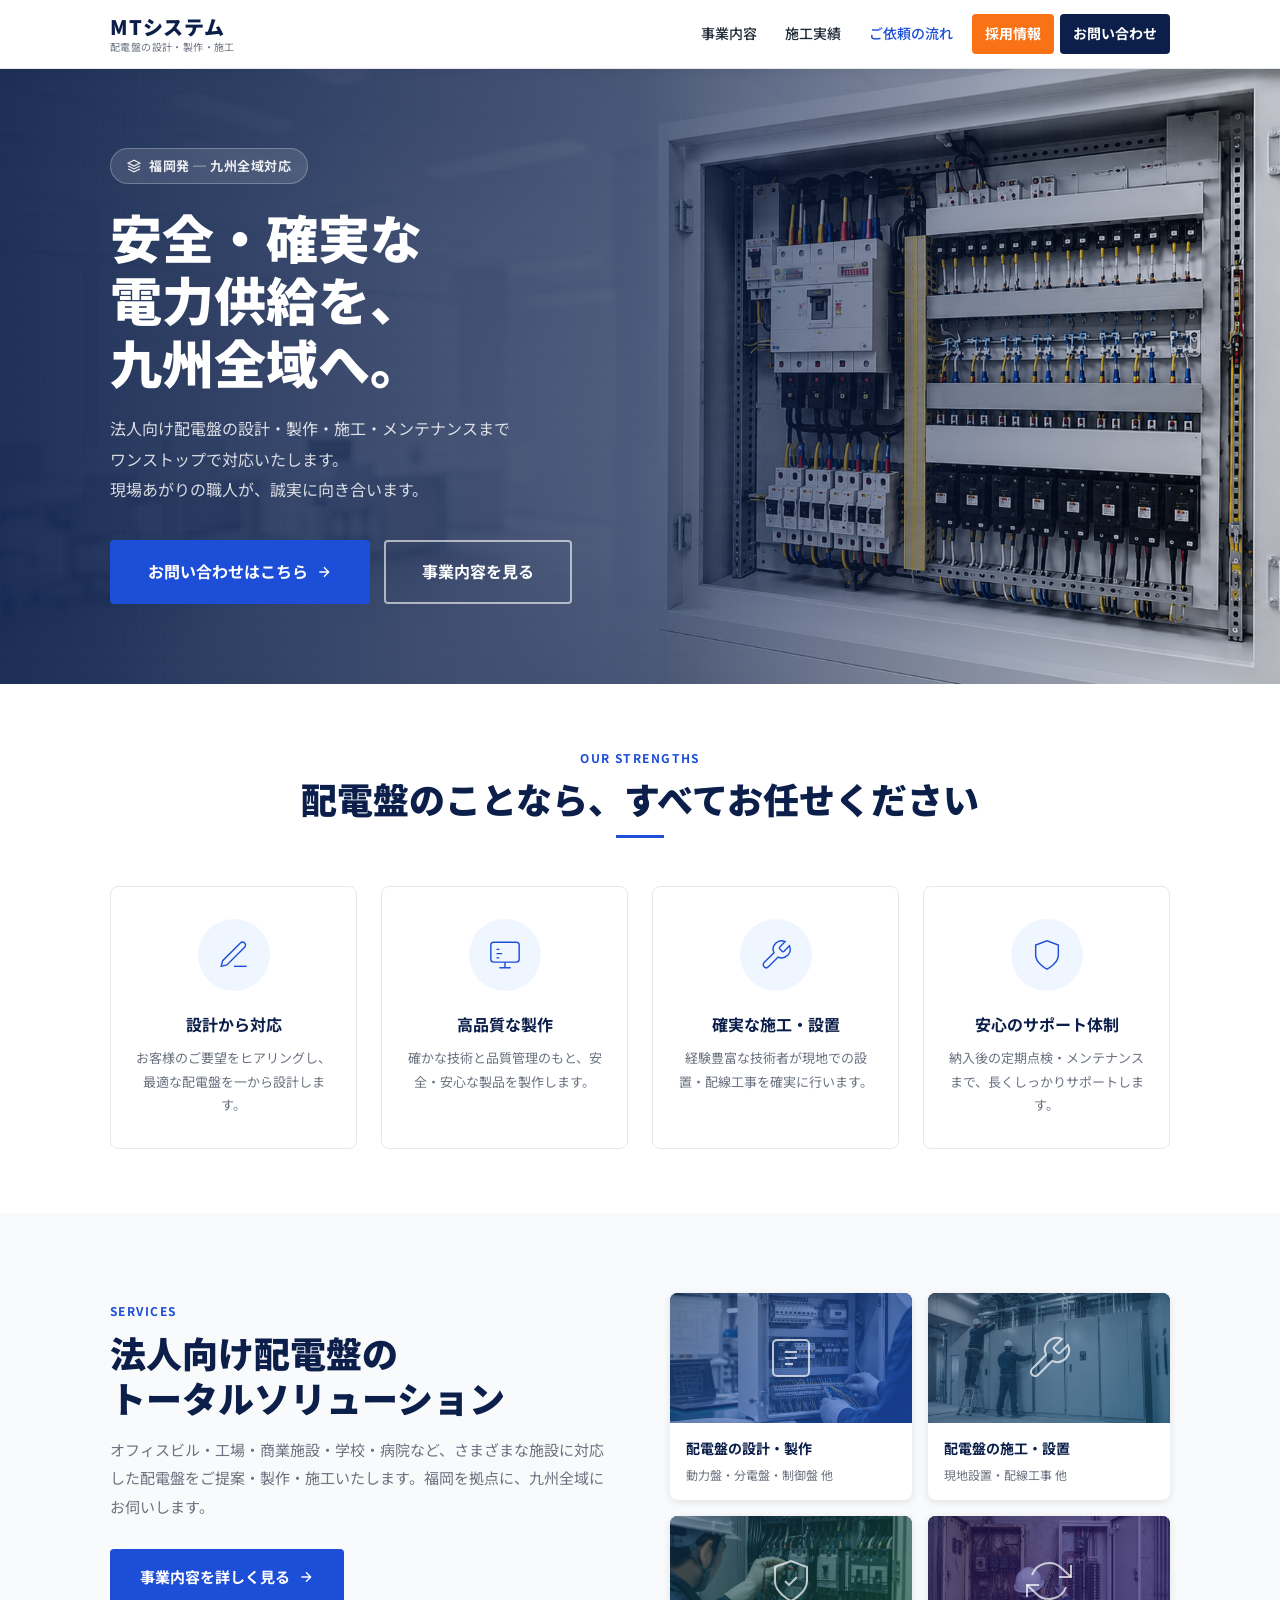
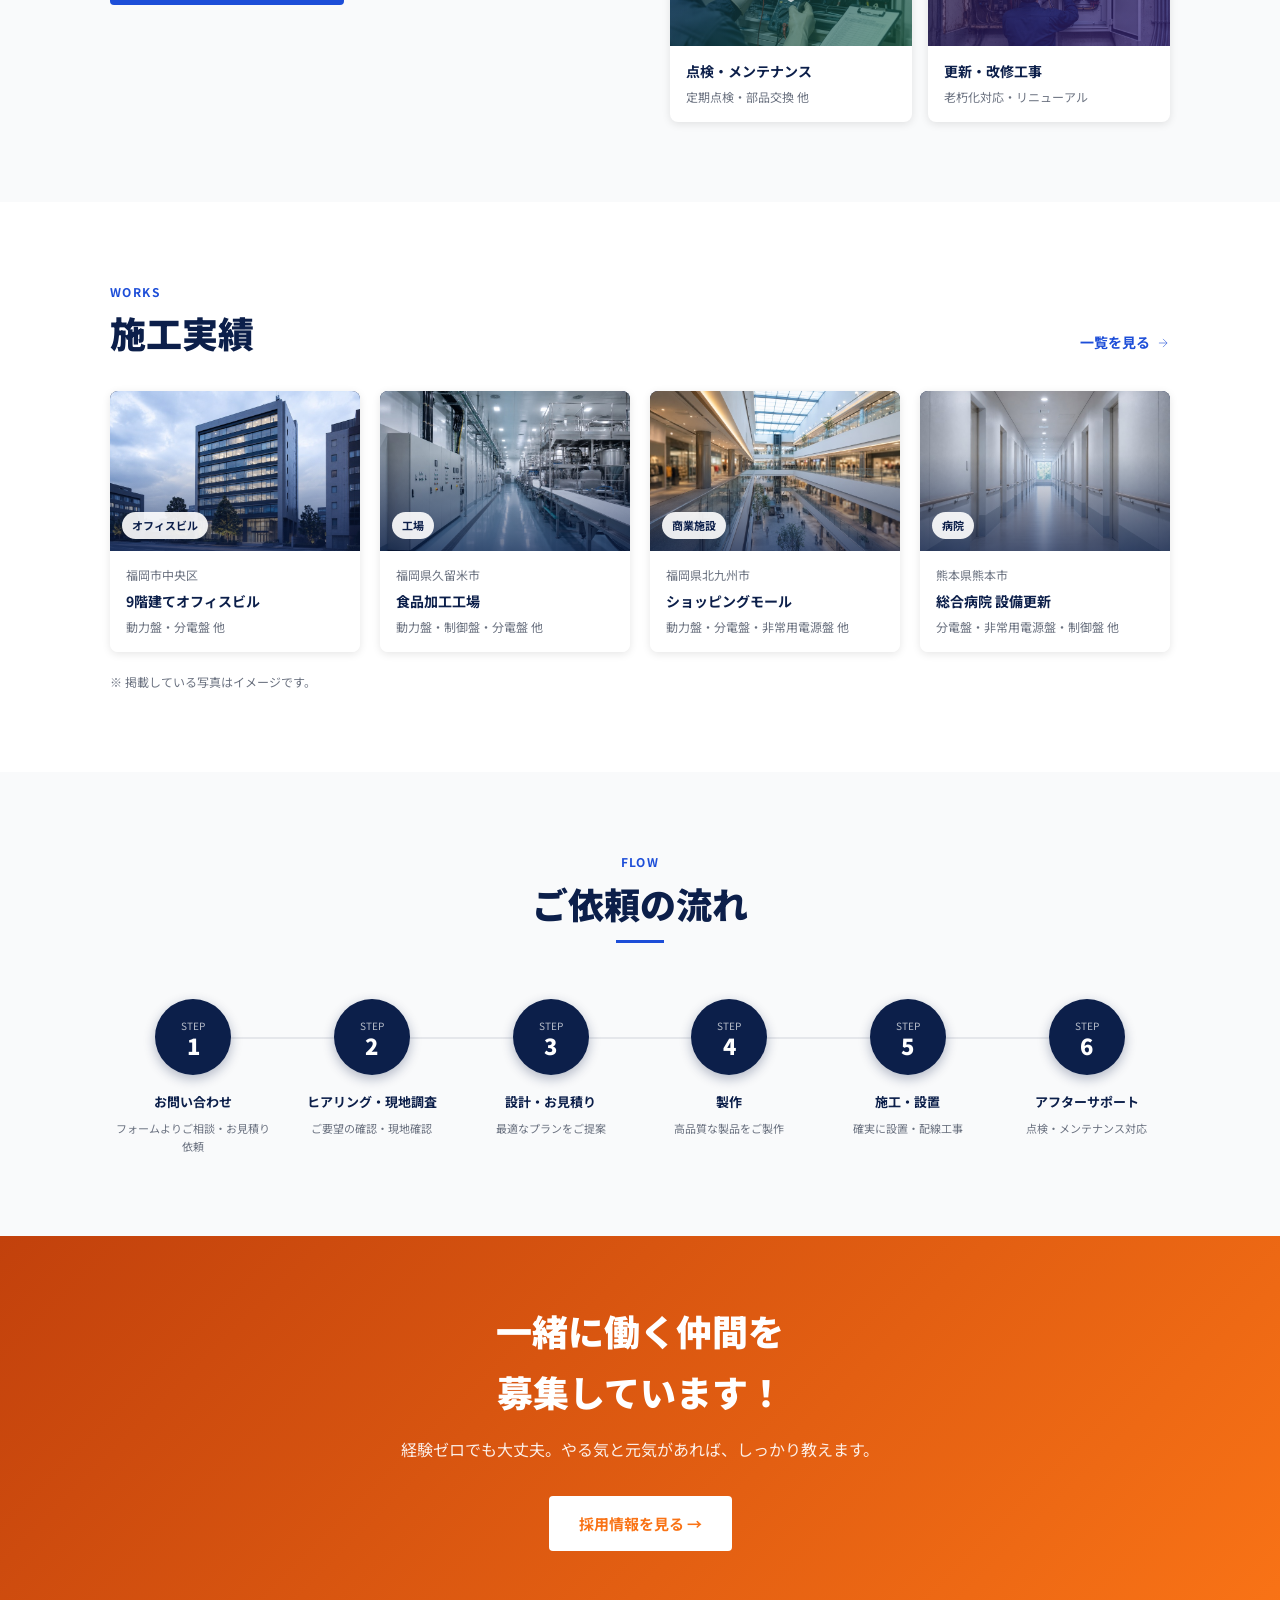
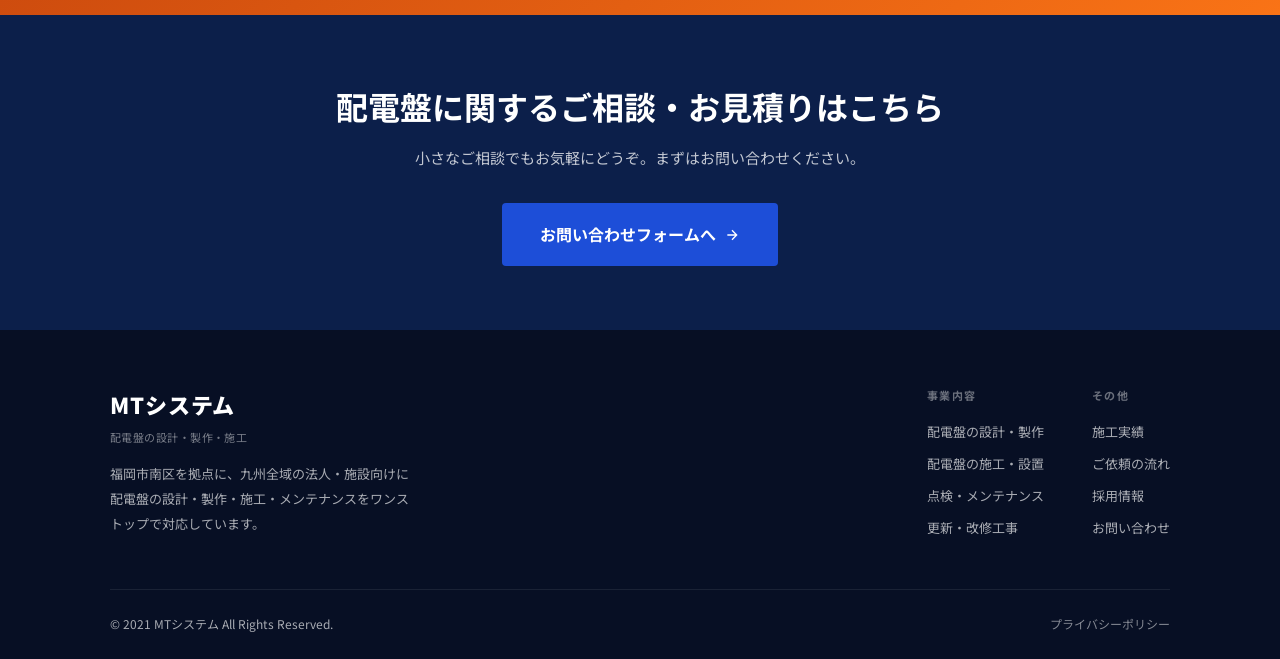
<file: index.html>
<!DOCTYPE html>
<html lang="ja">
<head>
  <meta charset="UTF-8">
  <meta name="viewport" content="width=device-width, initial-scale=1.0">
  <title>MTシステム | 配電盤の設計・製作・施工 ─ 福岡・九州全域対応</title>
  <meta name="description" content="福岡市南区を拠点に、九州全域の法人・施設向けに配電盤の設計・製作・施工・メンテナンスをワンストップで対応。お客様に寄り添った誠実な仕事で信頼を積み重ねてきました。">
  <link rel="preconnect" href="https://fonts.googleapis.com">
  <link href="https://fonts.googleapis.com/css2?family=Noto+Sans+JP:wght@400;500;700;900&display=swap" rel="stylesheet">
  <link rel="stylesheet" href="css/style.css">
</head>
<body>

<!-- ===== HEADER ===== -->
<header class="header">
  <div class="header-inner">
    <a href="index.html" class="logo">
      <span class="logo-main">MTシステム</span>
      <span class="logo-sub">配電盤の設計・製作・施工</span>
    </a>
    <nav class="nav">
      <a href="services.html">事業内容</a>
      <a href="works.html">施工実績</a>
      <a href="index.html#flow">ご依頼の流れ</a>
      <a href="recruit.html" class="nav-recruit">採用情報</a>
      <a href="contact.html" class="nav-contact">お問い合わせ</a>
    </nav>
    <button class="hamburger" id="hamburger" aria-label="メニューを開く">
      <span></span><span></span><span></span>
    </button>
  </div>
  <nav class="mobile-nav" id="mobileNav">
    <a href="services.html">事業内容</a>
    <a href="works.html">施工実績</a>
    <a href="index.html#flow">ご依頼の流れ</a>
    <a href="recruit.html">採用情報</a>
    <a href="contact.html">お問い合わせ</a>
  </nav>
</header>

<!-- ===== HERO ===== -->
<section class="hero">
  <div class="hero-content">
    <div class="hero-text">
      <div class="hero-badge">
        <svg width="14" height="14" viewBox="0 0 24 24" fill="none" stroke="currentColor" stroke-width="2"><path d="M12 2L2 7l10 5 10-5-10-5z"/><path d="M2 17l10 5 10-5"/><path d="M2 12l10 5 10-5"/></svg>
        福岡発 ─ 九州全域対応
      </div>
      <h1>安全・確実な<br>電力供給を、<br>九州全域へ。</h1>
      <p class="hero-desc">
        法人向け配電盤の設計・製作・施工・メンテナンスまで<br>
        ワンストップで対応いたします。<br>
        現場あがりの職人が、誠実に向き合います。
      </p>
      <div class="hero-actions">
        <a href="contact.html" class="btn btn-primary btn-lg">
          お問い合わせはこちら
          <svg viewBox="0 0 24 24" fill="none" stroke="currentColor" stroke-width="2"><path d="M5 12h14M12 5l7 7-7 7"/></svg>
        </a>
        <a href="services.html" class="btn btn-outline-white btn-lg">事業内容を見る</a>
      </div>
    </div>
  </div>
</section>

<!-- ===== FEATURES ===== -->
<section class="features">
  <div class="container">
    <div class="features-head">
      <span class="sec-label">Our Strengths</span>
      <h2 class="sec-title sec-title-center">配電盤のことなら、すべてお任せください</h2>
    </div>
    <div class="features-grid">
      <div class="feat-card">
        <div class="feat-icon">
          <svg viewBox="0 0 24 24"><path d="M12 20h9"/><path d="M16.5 3.5a2.121 2.121 0 013 3L7 19l-4 1 1-4L16.5 3.5z"/></svg>
        </div>
        <div class="feat-title">設計から対応</div>
        <p class="feat-desc">お客様のご要望をヒアリングし、最適な配電盤を一から設計します。</p>
      </div>
      <div class="feat-card">
        <div class="feat-icon">
          <svg viewBox="0 0 24 24"><rect x="2" y="3" width="20" height="14" rx="2"/><path d="M8 21h8M12 17v4"/><path d="M6 8h2M6 11h4M6 14h2"/></svg>
        </div>
        <div class="feat-title">高品質な製作</div>
        <p class="feat-desc">確かな技術と品質管理のもと、安全・安心な製品を製作します。</p>
      </div>
      <div class="feat-card">
        <div class="feat-icon">
          <svg viewBox="0 0 24 24"><path d="M14.7 6.3a1 1 0 000 1.4l1.6 1.6a1 1 0 001.4 0l3.77-3.77a6 6 0 01-7.94 7.94l-6.91 6.91a2.12 2.12 0 01-3-3l6.91-6.91a6 6 0 017.94-7.94l-3.76 3.76z"/></svg>
        </div>
        <div class="feat-title">確実な施工・設置</div>
        <p class="feat-desc">経験豊富な技術者が現地での設置・配線工事を確実に行います。</p>
      </div>
      <div class="feat-card">
        <div class="feat-icon">
          <svg viewBox="0 0 24 24"><path d="M12 22s8-4 8-10V5l-8-3-8 3v7c0 6 8 10 8 10z"/></svg>
        </div>
        <div class="feat-title">安心のサポート体制</div>
        <p class="feat-desc">納入後の定期点検・メンテナンスまで、長くしっかりサポートします。</p>
      </div>
    </div>
  </div>
</section>

<!-- ===== SERVICES ===== -->
<section class="services-ov">
  <div class="container">
    <div class="services-ov-inner">
      <div class="services-ov-text">
        <span class="sec-label">Services</span>
        <h2 class="sec-title">法人向け配電盤の<br>トータルソリューション</h2>
        <p class="sec-desc">
          オフィスビル・工場・商業施設・学校・病院など、さまざまな施設に対応した配電盤をご提案・製作・施工いたします。福岡を拠点に、九州全域にお伺いします。
        </p>
        <a href="services.html" class="btn btn-primary">
          事業内容を詳しく見る
          <svg viewBox="0 0 24 24" fill="none" stroke="currentColor" stroke-width="2"><path d="M5 12h14M12 5l7 7-7 7"/></svg>
        </a>
      </div>
      <div class="services-grid">
        <a href="services.html#design" class="svc-card">
          <div class="svc-img s1">
            <svg viewBox="0 0 24 24"><rect x="3" y="3" width="18" height="18" rx="2"/><path d="M9 9h6M9 12h6M9 15h4"/></svg>
          </div>
          <div class="svc-info">
            <div class="svc-name">配電盤の設計・製作</div>
            <div class="svc-sub">動力盤・分電盤・制御盤 他</div>
          </div>
        </a>
        <a href="services.html#construction" class="svc-card">
          <div class="svc-img s2">
            <svg viewBox="0 0 24 24"><path d="M14.7 6.3a1 1 0 000 1.4l1.6 1.6a1 1 0 001.4 0l3.77-3.77a6 6 0 01-7.94 7.94l-6.91 6.91a2.12 2.12 0 01-3-3l6.91-6.91a6 6 0 017.94-7.94l-3.76 3.76z"/></svg>
          </div>
          <div class="svc-info">
            <div class="svc-name">配電盤の施工・設置</div>
            <div class="svc-sub">現地設置・配線工事 他</div>
          </div>
        </a>
        <a href="services.html#maintenance" class="svc-card">
          <div class="svc-img s3">
            <svg viewBox="0 0 24 24"><path d="M12 22s8-4 8-10V5l-8-3-8 3v7c0 6 8 10 8 10z"/><polyline points="9 12 11 14 15 10"/></svg>
          </div>
          <div class="svc-info">
            <div class="svc-name">点検・メンテナンス</div>
            <div class="svc-sub">定期点検・部品交換 他</div>
          </div>
        </a>
        <a href="services.html#renewal" class="svc-card">
          <div class="svc-img s4">
            <svg viewBox="0 0 24 24"><polyline points="23 4 23 10 17 10"/><polyline points="1 20 1 14 7 14"/><path d="M3.51 9a9 9 0 0114.85-3.36L23 10M1 14l4.64 4.36A9 9 0 0020.49 15"/></svg>
          </div>
          <div class="svc-info">
            <div class="svc-name">更新・改修工事</div>
            <div class="svc-sub">老朽化対応・リニューアル</div>
          </div>
        </a>
      </div>
    </div>
  </div>
</section>

<!-- ===== WORKS ===== -->
<section class="works-ov">
  <div class="container">
    <div class="works-head">
      <div>
        <span class="sec-label">Works</span>
        <h2 class="sec-title" style="margin-bottom:0">施工実績</h2>
      </div>
      <a href="works.html" class="more-link">
        一覧を見る
        <svg viewBox="0 0 24 24"><path d="M5 12h14M12 5l7 7-7 7"/></svg>
      </a>
    </div>
    <div class="works-grid">
      <div class="work-card">
        <div class="work-img ph-office"><span class="work-tag">オフィスビル</span></div>
        <div class="work-body">
          <div class="work-loc">福岡市中央区</div>
          <div class="work-title">9階建てオフィスビル</div>
          <div class="work-detail">動力盤・分電盤 他</div>
        </div>
      </div>
      <div class="work-card">
        <div class="work-img ph-factory"><span class="work-tag">工場</span></div>
        <div class="work-body">
          <div class="work-loc">福岡県久留米市</div>
          <div class="work-title">食品加工工場</div>
          <div class="work-detail">動力盤・制御盤・分電盤 他</div>
        </div>
      </div>
      <div class="work-card">
        <div class="work-img ph-commercial"><span class="work-tag">商業施設</span></div>
        <div class="work-body">
          <div class="work-loc">福岡県北九州市</div>
          <div class="work-title">ショッピングモール</div>
          <div class="work-detail">動力盤・分電盤・非常用電源盤 他</div>
        </div>
      </div>
      <div class="work-card">
        <div class="work-img ph-hospital"><span class="work-tag">病院</span></div>
        <div class="work-body">
          <div class="work-loc">熊本県熊本市</div>
          <div class="work-title">総合病院 設備更新</div>
          <div class="work-detail">分電盤・非常用電源盤・制御盤 他</div>
        </div>
      </div>
    </div>
    <p class="works-note">※ 掲載している写真はイメージです。</p>
  </div>
</section>

<!-- ===== FLOW ===== -->
<section class="flow" id="flow">
  <div class="container">
    <div class="flow-head">
      <span class="sec-label">Flow</span>
      <h2 class="sec-title sec-title-center">ご依頼の流れ</h2>
    </div>
    <div class="flow-wrap">
      <div class="flow-step">
        <div class="flow-num"><em>STEP</em><strong>1</strong></div>
        <div class="flow-title">お問い合わせ</div>
        <p class="flow-desc">フォームよりご相談・お見積り依頼</p>
      </div>
      <div class="flow-step">
        <div class="flow-num"><em>STEP</em><strong>2</strong></div>
        <div class="flow-title">ヒアリング・現地調査</div>
        <p class="flow-desc">ご要望の確認・現地確認</p>
      </div>
      <div class="flow-step">
        <div class="flow-num"><em>STEP</em><strong>3</strong></div>
        <div class="flow-title">設計・お見積り</div>
        <p class="flow-desc">最適なプランをご提案</p>
      </div>
      <div class="flow-step">
        <div class="flow-num"><em>STEP</em><strong>4</strong></div>
        <div class="flow-title">製作</div>
        <p class="flow-desc">高品質な製品をご製作</p>
      </div>
      <div class="flow-step">
        <div class="flow-num"><em>STEP</em><strong>5</strong></div>
        <div class="flow-title">施工・設置</div>
        <p class="flow-desc">確実に設置・配線工事</p>
      </div>
      <div class="flow-step">
        <div class="flow-num"><em>STEP</em><strong>6</strong></div>
        <div class="flow-title">アフターサポート</div>
        <p class="flow-desc">点検・メンテナンス対応</p>
      </div>
    </div>
  </div>
</section>

<!-- ===== RECRUIT CTA ===== -->
<section class="recruit-cta-sec">
  <div class="container">
    <h2>一緒に働く仲間を<br>募集しています！</h2>
    <p>経験ゼロでも大丈夫。やる気と元気があれば、しっかり教えます。</p>
    <a href="recruit.html" class="btn btn-white">採用情報を見る →</a>
  </div>
</section>

<!-- ===== CONTACT CTA ===== -->
<section class="cta-sec">
  <div class="container">
    <h2>配電盤に関するご相談・お見積りはこちら</h2>
    <p>小さなご相談でもお気軽にどうぞ。まずはお問い合わせください。</p>
    <div class="cta-btns">
      <a href="contact.html" class="btn btn-primary btn-lg">
        お問い合わせフォームへ
        <svg viewBox="0 0 24 24" fill="none" stroke="currentColor" stroke-width="2"><path d="M5 12h14M12 5l7 7-7 7"/></svg>
      </a>
    </div>
  </div>
</section>

<!-- ===== FOOTER ===== -->
<footer class="footer">
  <div class="container">
    <div class="footer-inner">
      <div class="footer-logo">
        <div class="logo-main">MTシステム</div>
        <span class="logo-sub">配電盤の設計・製作・施工</span>
        <p class="footer-about">福岡市南区を拠点に、九州全域の法人・施設向けに配電盤の設計・製作・施工・メンテナンスをワンストップで対応しています。</p>
      </div>
      <div class="footer-nav-wrap">
        <div class="footer-nav-col">
          <h4>事業内容</h4>
          <a href="services.html">配電盤の設計・製作</a>
          <a href="services.html">配電盤の施工・設置</a>
          <a href="services.html">点検・メンテナンス</a>
          <a href="services.html">更新・改修工事</a>
        </div>
        <div class="footer-nav-col">
          <h4>その他</h4>
          <a href="works.html">施工実績</a>
          <a href="index.html#flow">ご依頼の流れ</a>
          <a href="recruit.html">採用情報</a>
          <a href="contact.html">お問い合わせ</a>
        </div>
      </div>
    </div>
    <div class="footer-bottom">
      <p>© 2021 MTシステム All Rights Reserved.</p>
      <a href="privacy.html" class="footer-policy-link">プライバシーポリシー</a>
    </div>
  </div>
</footer>

<script src="js/main.js"></script>
</body>
</html>
</file>
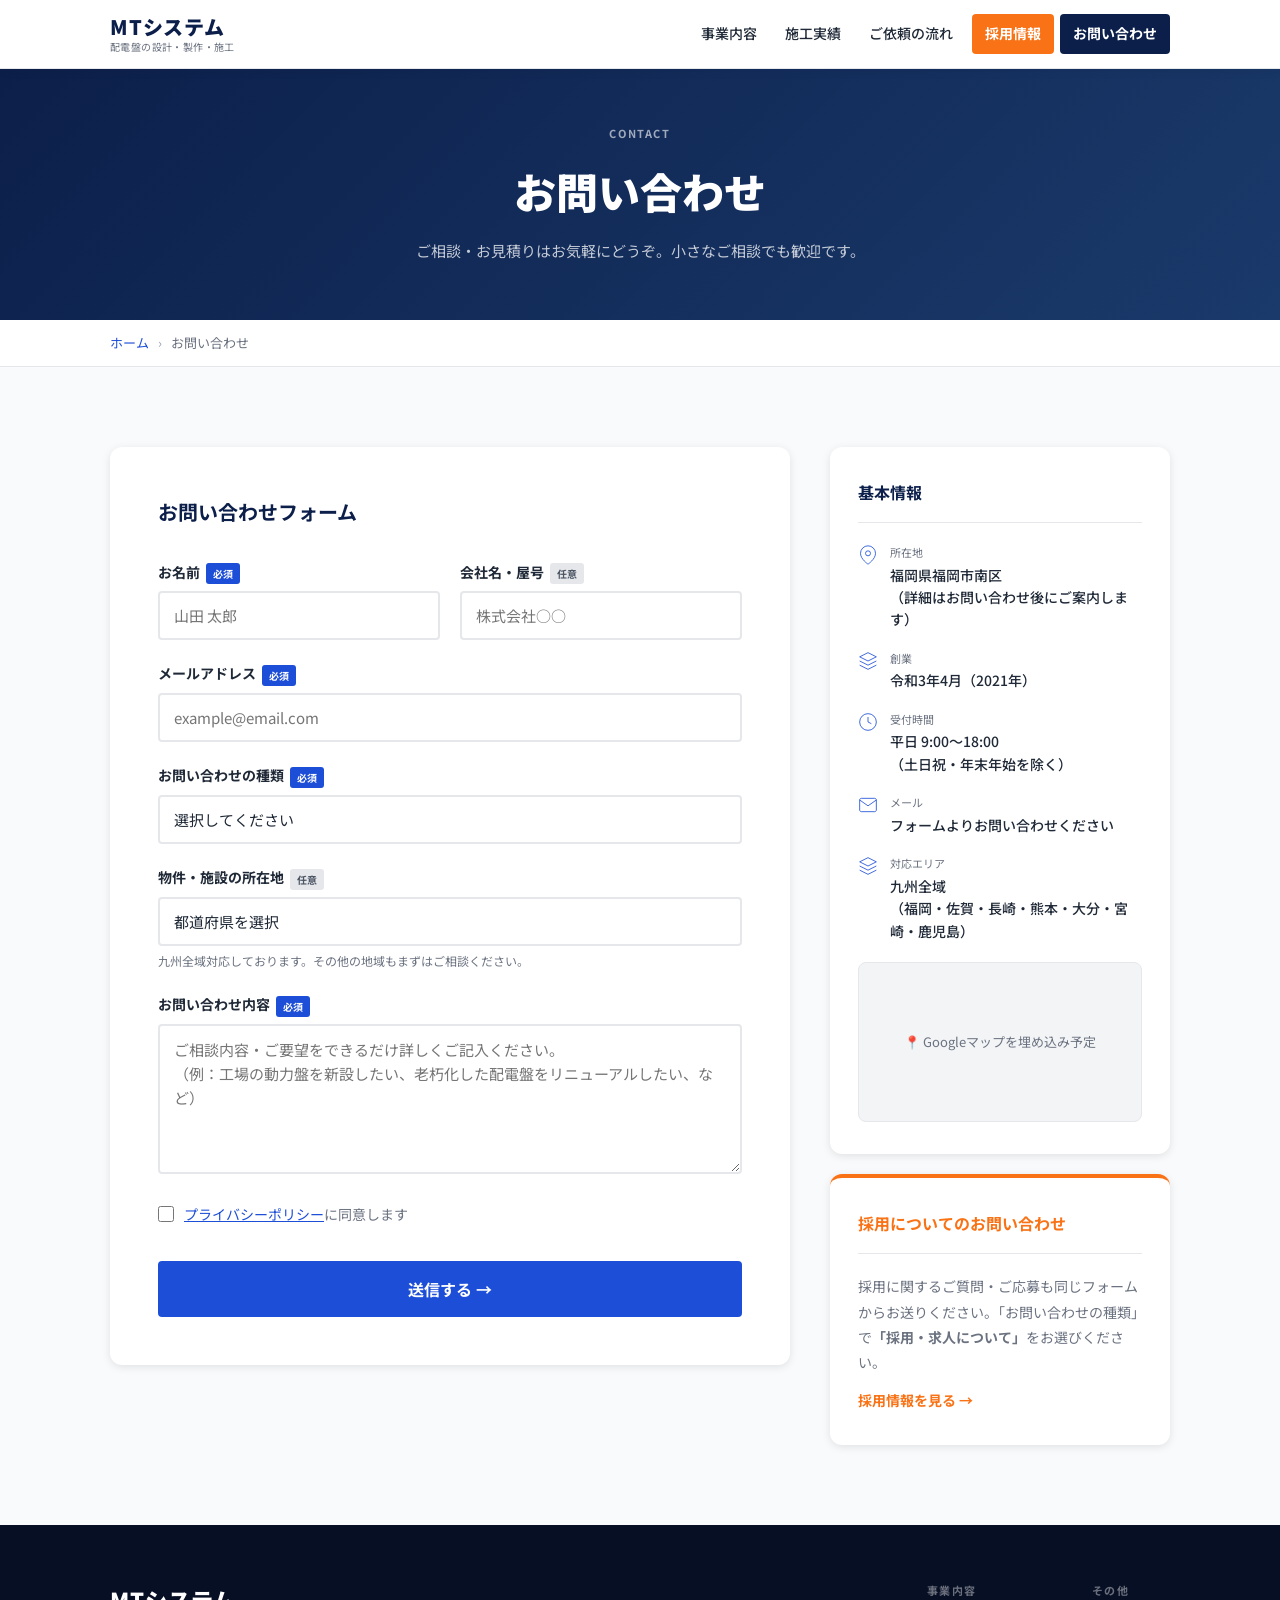
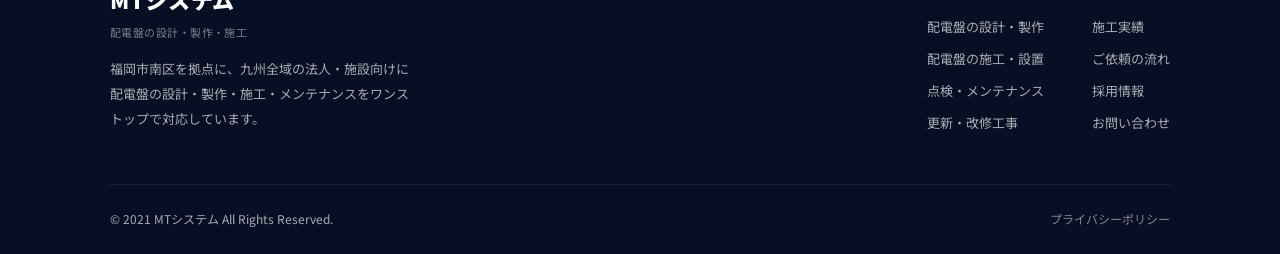
<file: contact.html>
<!DOCTYPE html>
<html lang="ja">
<head>
  <meta charset="UTF-8">
  <meta name="viewport" content="width=device-width, initial-scale=1.0">
  <title>お問い合わせ | MTシステム</title>
  <meta name="description" content="配電盤の設計・製作・施工に関するご相談・お見積りはお気軽にお問い合わせください。">
  <link rel="preconnect" href="https://fonts.googleapis.com">
  <link href="https://fonts.googleapis.com/css2?family=Noto+Sans+JP:wght@400;500;700;900&display=swap" rel="stylesheet">
  <link rel="stylesheet" href="css/style.css">
</head>
<body>

<header class="header">
  <div class="header-inner">
    <a href="index.html" class="logo">
      <span class="logo-main">MTシステム</span>
      <span class="logo-sub">配電盤の設計・製作・施工</span>
    </a>
    <nav class="nav">
      <a href="services.html">事業内容</a>
      <a href="works.html">施工実績</a>
      <a href="index.html#flow">ご依頼の流れ</a>
      <a href="recruit.html" class="nav-recruit">採用情報</a>
      <a href="contact.html" class="nav-contact active">お問い合わせ</a>
    </nav>
    <button class="hamburger" id="hamburger" aria-label="メニューを開く">
      <span></span><span></span><span></span>
    </button>
  </div>
  <nav class="mobile-nav" id="mobileNav">
    <a href="services.html">事業内容</a>
    <a href="works.html">施工実績</a>
    <a href="index.html#flow">ご依頼の流れ</a>
    <a href="recruit.html">採用情報</a>
    <a href="contact.html">お問い合わせ</a>
  </nav>
</header>

<div class="page-hero">
  <div class="container">
    <span class="page-hero-label">Contact</span>
    <h1>お問い合わせ</h1>
    <p>ご相談・お見積りはお気軽にどうぞ。小さなご相談でも歓迎です。</p>
  </div>
</div>

<div class="breadcrumb">
  <div class="container">
    <a href="index.html">ホーム</a>
    <span>›</span>
    お問い合わせ
  </div>
</div>

<section class="contact-sec">
  <div class="container">
    <div class="contact-wrap">

      <!-- ===== FORM ===== -->
      <div class="contact-form-card">
        <h2>お問い合わせフォーム</h2>

        <form id="contactForm" novalidate>

          <div class="form-row">
            <div class="form-group">
              <label class="form-label" for="name">
                お名前<span class="required-tag">必須</span>
              </label>
              <input class="form-input" type="text" id="name" name="name" placeholder="山田 太郎" required>
            </div>
            <div class="form-group">
              <label class="form-label" for="company">
                会社名・屋号<span class="optional-tag">任意</span>
              </label>
              <input class="form-input" type="text" id="company" name="company" placeholder="株式会社○○">
            </div>
          </div>

          <div class="form-group">
            <label class="form-label" for="email">
              メールアドレス<span class="required-tag">必須</span>
            </label>
            <input class="form-input" type="email" id="email" name="email" placeholder="example@email.com" required>
          </div>

          <div class="form-group">
            <label class="form-label" for="type">
              お問い合わせの種類<span class="required-tag">必須</span>
            </label>
            <select class="form-select" id="type" name="type" required>
              <option value="">選択してください</option>
              <option value="design">配電盤の設計・製作について</option>
              <option value="construction">施工・設置について</option>
              <option value="maintenance">点検・メンテナンスについて</option>
              <option value="renewal">更新・改修工事について</option>
              <option value="recruit">採用・求人について</option>
              <option value="other">その他</option>
            </select>
          </div>

          <div class="form-group">
            <label class="form-label" for="prefecture">
              物件・施設の所在地<span class="optional-tag">任意</span>
            </label>
            <select class="form-select" id="prefecture" name="prefecture">
              <option value="">都道府県を選択</option>
              <option>福岡県</option>
              <option>佐賀県</option>
              <option>長崎県</option>
              <option>熊本県</option>
              <option>大分県</option>
              <option>宮崎県</option>
              <option>鹿児島県</option>
              <option>沖縄県</option>
              <option>その他</option>
            </select>
            <p class="form-hint">九州全域対応しております。その他の地域もまずはご相談ください。</p>
          </div>

          <div class="form-group">
            <label class="form-label" for="message">
              お問い合わせ内容<span class="required-tag">必須</span>
            </label>
            <textarea class="form-textarea" id="message" name="message" placeholder="ご相談内容・ご要望をできるだけ詳しくご記入ください。&#10;（例：工場の動力盤を新設したい、老朽化した配電盤をリニューアルしたい、など）" required></textarea>
          </div>

          <div class="form-group">
            <label class="form-check">
              <input type="checkbox" id="privacy" name="privacy" required>
              <span><a href="privacy.html" target="_blank">プライバシーポリシー</a>に同意します</span>
            </label>
          </div>

          <button type="submit" class="form-submit">送信する →</button>
        </form>

        <div class="form-success" id="formSuccess">
          <p>お問い合わせありがとうございます！</p>
          <small>内容を確認の上、2営業日以内にご返信いたします。</small>
        </div>
      </div>

      <!-- ===== CONTACT INFO ===== -->
      <div>
        <div class="contact-info-card">
          <h3>基本情報</h3>

          <div class="info-item">
            <svg viewBox="0 0 24 24"><path d="M21 10c0 7-9 13-9 13s-9-6-9-13a9 9 0 0118 0z"/><circle cx="12" cy="10" r="3"/></svg>
            <div>
              <div class="info-item-label">所在地</div>
              <div class="info-item-value">福岡県福岡市南区<br>（詳細はお問い合わせ後にご案内します）</div>
            </div>
          </div>

          <div class="info-item">
            <svg viewBox="0 0 24 24"><path d="M12 2L2 7l10 5 10-5-10-5z"/><path d="M2 17l10 5 10-5M2 12l10 5 10-5"/></svg>
            <div>
              <div class="info-item-label">創業</div>
              <div class="info-item-value">令和3年4月（2021年）</div>
            </div>
          </div>

          <div class="info-item">
            <svg viewBox="0 0 24 24"><circle cx="12" cy="12" r="10"/><polyline points="12 6 12 12 16 14"/></svg>
            <div>
              <div class="info-item-label">受付時間</div>
              <div class="info-item-value">平日 9:00〜18:00<br>（土日祝・年末年始を除く）</div>
            </div>
          </div>

          <div class="info-item">
            <svg viewBox="0 0 24 24"><path d="M4 4h16c1.1 0 2 .9 2 2v12c0 1.1-.9 2-2 2H4c-1.1 0-2-.9-2-2V6c0-1.1.9-2 2-2z"/><polyline points="22,6 12,13 2,6"/></svg>
            <div>
              <div class="info-item-label">メール</div>
              <div class="info-item-value">フォームよりお問い合わせください</div>
            </div>
          </div>

          <div class="info-item">
            <svg viewBox="0 0 24 24"><path d="M12 2L2 7l10 5 10-5-10-5z"/><path d="M2 17l10 5 10-5M2 12l10 5 10-5"/></svg>
            <div>
              <div class="info-item-label">対応エリア</div>
              <div class="info-item-value">九州全域<br>（福岡・佐賀・長崎・熊本・大分・宮崎・鹿児島）</div>
            </div>
          </div>

          <div class="contact-map-placeholder">
            📍 Googleマップを埋め込み予定
          </div>
        </div>

        <div class="contact-info-card" style="margin-top: 20px; border-top: 4px solid var(--orange); border-radius: 12px;">
          <h3 style="color: var(--orange);">採用についてのお問い合わせ</h3>
          <p style="font-size: 14px; color: var(--text-light); line-height: 1.8;">
            採用に関するご質問・ご応募も同じフォームからお送りください。「お問い合わせの種類」で<strong>「採用・求人について」</strong>をお選びください。
          </p>
          <a href="recruit.html" style="display: inline-flex; align-items: center; gap: 6px; font-size: 14px; font-weight: 700; color: var(--orange); margin-top: 14px;">
            採用情報を見る →
          </a>
        </div>
      </div>

    </div>
  </div>
</section>

<footer class="footer">
  <div class="container">
    <div class="footer-inner">
      <div class="footer-logo">
        <div class="logo-main">MTシステム</div>
        <span class="logo-sub">配電盤の設計・製作・施工</span>
        <p class="footer-about">福岡市南区を拠点に、九州全域の法人・施設向けに配電盤の設計・製作・施工・メンテナンスをワンストップで対応しています。</p>
      </div>
      <div class="footer-nav-wrap">
        <div class="footer-nav-col">
          <h4>事業内容</h4>
          <a href="services.html">配電盤の設計・製作</a>
          <a href="services.html">配電盤の施工・設置</a>
          <a href="services.html">点検・メンテナンス</a>
          <a href="services.html">更新・改修工事</a>
        </div>
        <div class="footer-nav-col">
          <h4>その他</h4>
          <a href="works.html">施工実績</a>
          <a href="index.html#flow">ご依頼の流れ</a>
          <a href="recruit.html">採用情報</a>
          <a href="contact.html">お問い合わせ</a>
        </div>
      </div>
    </div>
    <div class="footer-bottom">
      <p>© 2021 MTシステム All Rights Reserved.</p>
      <a href="privacy.html" class="footer-policy-link">プライバシーポリシー</a>
    </div>
  </div>
</footer>

<script src="js/main.js"></script>
</body>
</html>
</file>
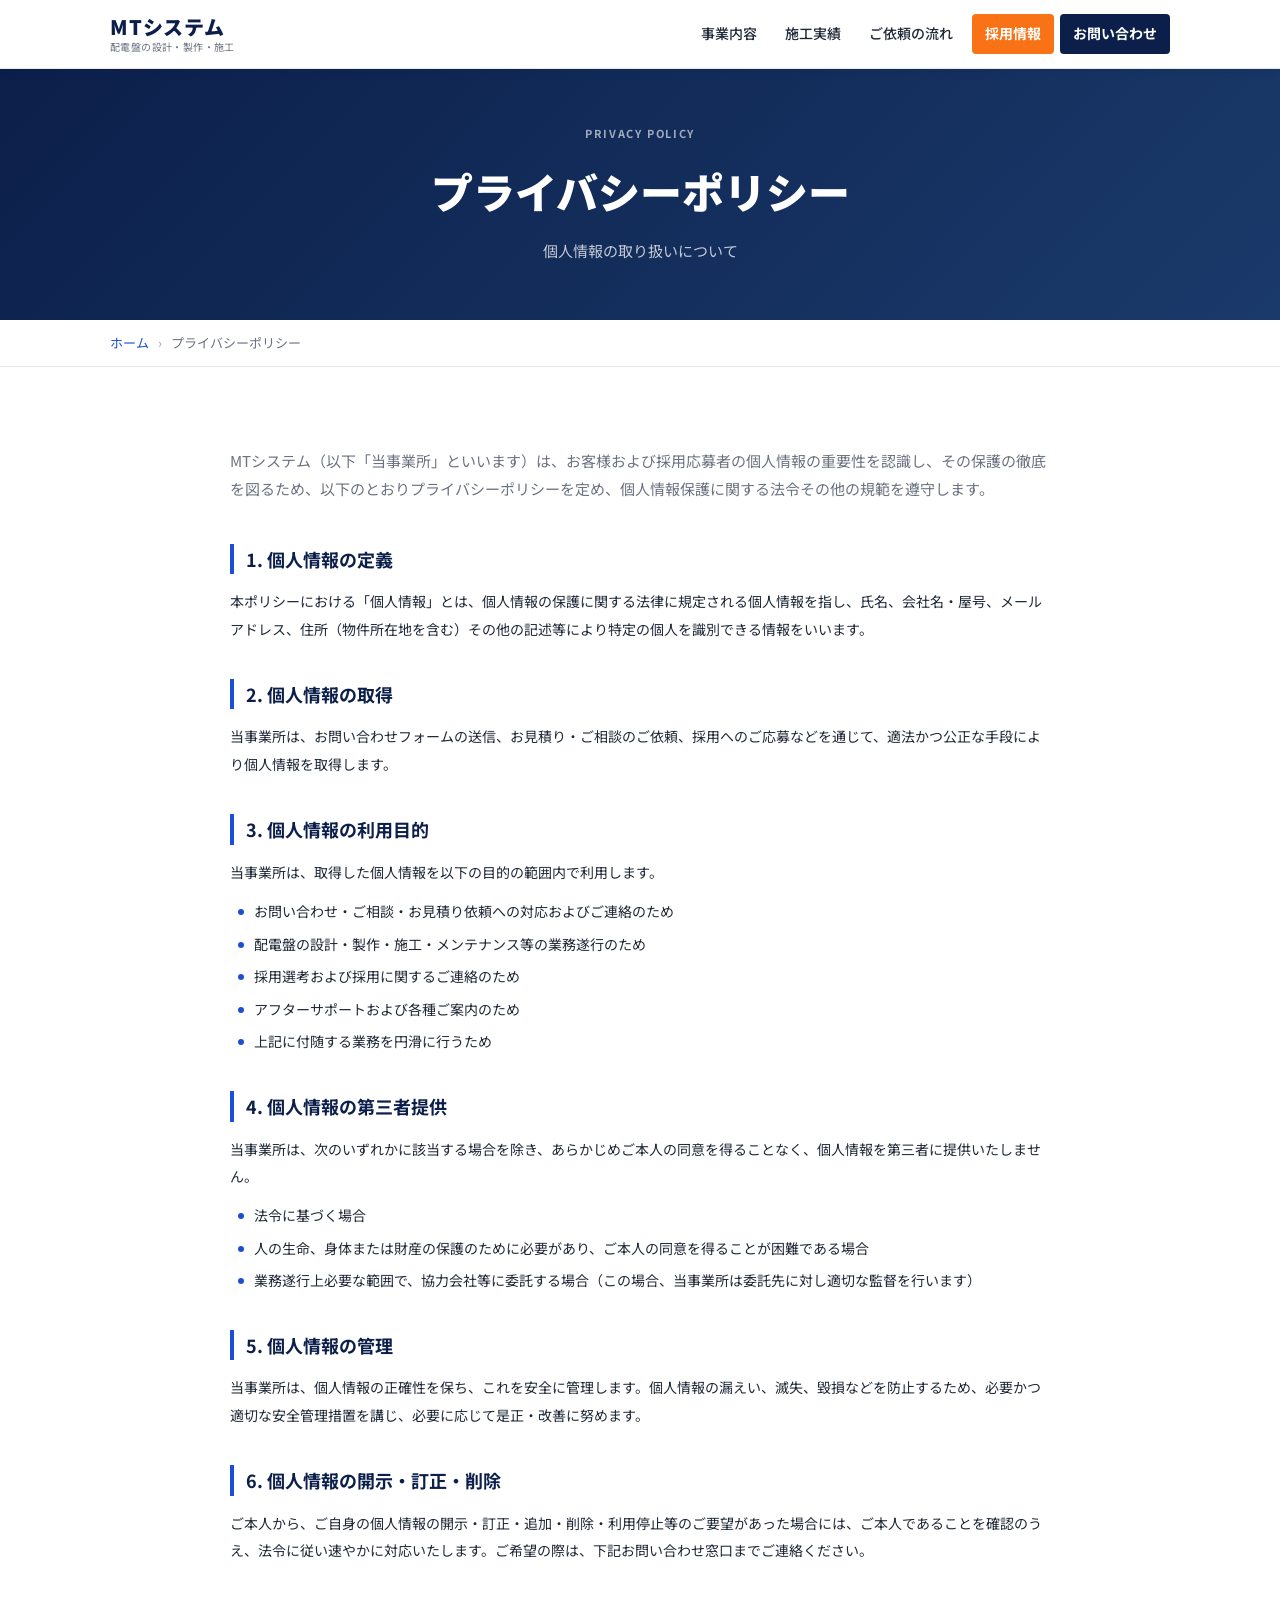
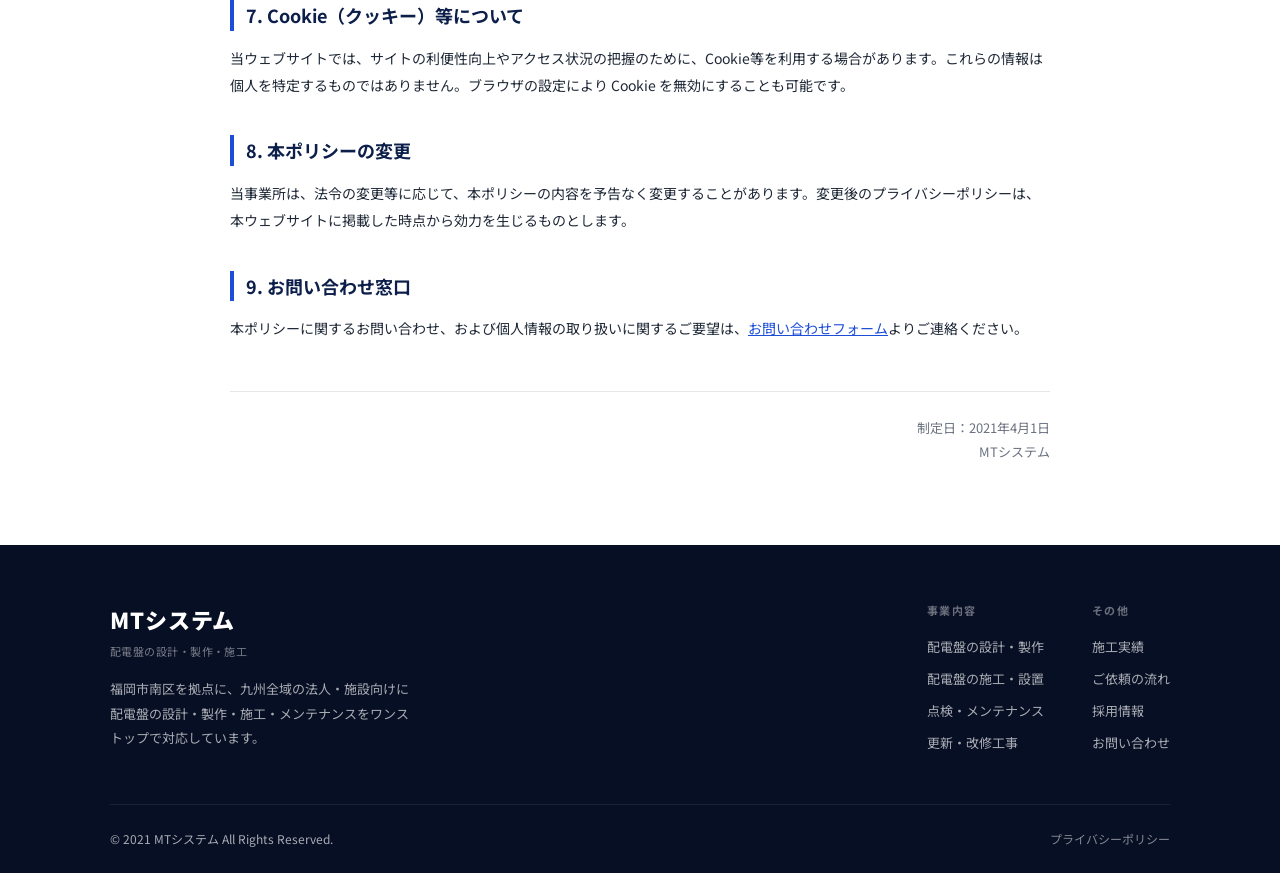
<file: privacy.html>
<!DOCTYPE html>
<html lang="ja">
<head>
  <meta charset="UTF-8">
  <meta name="viewport" content="width=device-width, initial-scale=1.0">
  <title>プライバシーポリシー | MTシステム</title>
  <meta name="description" content="MTシステムのプライバシーポリシー（個人情報の取り扱いについて）です。">
  <meta name="robots" content="noindex">
  <link rel="preconnect" href="https://fonts.googleapis.com">
  <link href="https://fonts.googleapis.com/css2?family=Noto+Sans+JP:wght@400;500;700;900&display=swap" rel="stylesheet">
  <link rel="stylesheet" href="css/style.css">
  <style>
    .policy-sec { background: var(--white); }
    .policy-wrap { max-width: 820px; margin: 0 auto; }
    .policy-intro { color: var(--text-light); font-size: 15px; line-height: 1.9; margin-bottom: 40px; }
    .policy-block { margin-bottom: 36px; }
    .policy-block h2 {
      font-size: 18px;
      font-weight: 700;
      color: var(--navy);
      margin-bottom: 14px;
      padding-left: 12px;
      border-left: 4px solid var(--blue);
    }
    .policy-block p { font-size: 14px; color: var(--text); line-height: 1.95; margin-bottom: 12px; }
    .policy-block ul { margin: 12px 0 12px 4px; }
    .policy-block ul li {
      position: relative;
      padding-left: 20px;
      font-size: 14px;
      color: var(--text);
      line-height: 1.9;
      margin-bottom: 6px;
    }
    .policy-block ul li::before {
      content: '';
      position: absolute;
      left: 4px; top: 11px;
      width: 6px; height: 6px;
      background: var(--blue);
      border-radius: 50%;
    }
    .policy-date { margin-top: 48px; padding-top: 24px; border-top: 1px solid var(--gray-200); font-size: 13px; color: var(--text-light); text-align: right; line-height: 1.9; }
  </style>
</head>
<body>

<header class="header">
  <div class="header-inner">
    <a href="index.html" class="logo">
      <span class="logo-main">MTシステム</span>
      <span class="logo-sub">配電盤の設計・製作・施工</span>
    </a>
    <nav class="nav">
      <a href="services.html">事業内容</a>
      <a href="works.html">施工実績</a>
      <a href="index.html#flow">ご依頼の流れ</a>
      <a href="recruit.html" class="nav-recruit">採用情報</a>
      <a href="contact.html" class="nav-contact">お問い合わせ</a>
    </nav>
    <button class="hamburger" id="hamburger" aria-label="メニューを開く">
      <span></span><span></span><span></span>
    </button>
  </div>
  <nav class="mobile-nav" id="mobileNav">
    <a href="services.html">事業内容</a>
    <a href="works.html">施工実績</a>
    <a href="index.html#flow">ご依頼の流れ</a>
    <a href="recruit.html">採用情報</a>
    <a href="contact.html">お問い合わせ</a>
  </nav>
</header>

<div class="page-hero">
  <div class="container">
    <span class="page-hero-label">Privacy Policy</span>
    <h1>プライバシーポリシー</h1>
    <p>個人情報の取り扱いについて</p>
  </div>
</div>

<div class="breadcrumb">
  <div class="container">
    <a href="index.html">ホーム</a>
    <span>›</span>
    プライバシーポリシー
  </div>
</div>

<section class="policy-sec">
  <div class="container">
    <div class="policy-wrap">

      <p class="policy-intro">
        MTシステム（以下「当事業所」といいます）は、お客様および採用応募者の個人情報の重要性を認識し、その保護の徹底を図るため、以下のとおりプライバシーポリシーを定め、個人情報保護に関する法令その他の規範を遵守します。
      </p>

      <div class="policy-block">
        <h2>1. 個人情報の定義</h2>
        <p>
          本ポリシーにおける「個人情報」とは、個人情報の保護に関する法律に規定される個人情報を指し、氏名、会社名・屋号、メールアドレス、住所（物件所在地を含む）その他の記述等により特定の個人を識別できる情報をいいます。
        </p>
      </div>

      <div class="policy-block">
        <h2>2. 個人情報の取得</h2>
        <p>
          当事業所は、お問い合わせフォームの送信、お見積り・ご相談のご依頼、採用へのご応募などを通じて、適法かつ公正な手段により個人情報を取得します。
        </p>
      </div>

      <div class="policy-block">
        <h2>3. 個人情報の利用目的</h2>
        <p>当事業所は、取得した個人情報を以下の目的の範囲内で利用します。</p>
        <ul>
          <li>お問い合わせ・ご相談・お見積り依頼への対応およびご連絡のため</li>
          <li>配電盤の設計・製作・施工・メンテナンス等の業務遂行のため</li>
          <li>採用選考および採用に関するご連絡のため</li>
          <li>アフターサポートおよび各種ご案内のため</li>
          <li>上記に付随する業務を円滑に行うため</li>
        </ul>
      </div>

      <div class="policy-block">
        <h2>4. 個人情報の第三者提供</h2>
        <p>
          当事業所は、次のいずれかに該当する場合を除き、あらかじめご本人の同意を得ることなく、個人情報を第三者に提供いたしません。
        </p>
        <ul>
          <li>法令に基づく場合</li>
          <li>人の生命、身体または財産の保護のために必要があり、ご本人の同意を得ることが困難である場合</li>
          <li>業務遂行上必要な範囲で、協力会社等に委託する場合（この場合、当事業所は委託先に対し適切な監督を行います）</li>
        </ul>
      </div>

      <div class="policy-block">
        <h2>5. 個人情報の管理</h2>
        <p>
          当事業所は、個人情報の正確性を保ち、これを安全に管理します。個人情報の漏えい、滅失、毀損などを防止するため、必要かつ適切な安全管理措置を講じ、必要に応じて是正・改善に努めます。
        </p>
      </div>

      <div class="policy-block">
        <h2>6. 個人情報の開示・訂正・削除</h2>
        <p>
          ご本人から、ご自身の個人情報の開示・訂正・追加・削除・利用停止等のご要望があった場合には、ご本人であることを確認のうえ、法令に従い速やかに対応いたします。ご希望の際は、下記お問い合わせ窓口までご連絡ください。
        </p>
      </div>

      <div class="policy-block">
        <h2>7. Cookie（クッキー）等について</h2>
        <p>
          当ウェブサイトでは、サイトの利便性向上やアクセス状況の把握のために、Cookie等を利用する場合があります。これらの情報は個人を特定するものではありません。ブラウザの設定により Cookie を無効にすることも可能です。
        </p>
      </div>

      <div class="policy-block">
        <h2>8. 本ポリシーの変更</h2>
        <p>
          当事業所は、法令の変更等に応じて、本ポリシーの内容を予告なく変更することがあります。変更後のプライバシーポリシーは、本ウェブサイトに掲載した時点から効力を生じるものとします。
        </p>
      </div>

      <div class="policy-block">
        <h2>9. お問い合わせ窓口</h2>
        <p>
          本ポリシーに関するお問い合わせ、および個人情報の取り扱いに関するご要望は、<a href="contact.html" style="color: var(--blue); text-decoration: underline;">お問い合わせフォーム</a>よりご連絡ください。
        </p>
      </div>

      <p class="policy-date">
        制定日：2021年4月1日<br>
        MTシステム
      </p>

    </div>
  </div>
</section>

<footer class="footer">
  <div class="container">
    <div class="footer-inner">
      <div class="footer-logo">
        <div class="logo-main">MTシステム</div>
        <span class="logo-sub">配電盤の設計・製作・施工</span>
        <p class="footer-about">福岡市南区を拠点に、九州全域の法人・施設向けに配電盤の設計・製作・施工・メンテナンスをワンストップで対応しています。</p>
      </div>
      <div class="footer-nav-wrap">
        <div class="footer-nav-col">
          <h4>事業内容</h4>
          <a href="services.html">配電盤の設計・製作</a>
          <a href="services.html">配電盤の施工・設置</a>
          <a href="services.html">点検・メンテナンス</a>
          <a href="services.html">更新・改修工事</a>
        </div>
        <div class="footer-nav-col">
          <h4>その他</h4>
          <a href="works.html">施工実績</a>
          <a href="index.html#flow">ご依頼の流れ</a>
          <a href="recruit.html">採用情報</a>
          <a href="contact.html">お問い合わせ</a>
        </div>
      </div>
    </div>
    <div class="footer-bottom">
      <p>© 2021 MTシステム All Rights Reserved.</p>
      <a href="privacy.html" class="footer-policy-link">プライバシーポリシー</a>
    </div>
  </div>
</footer>

<script src="js/main.js"></script>
</body>
</html>
</file>
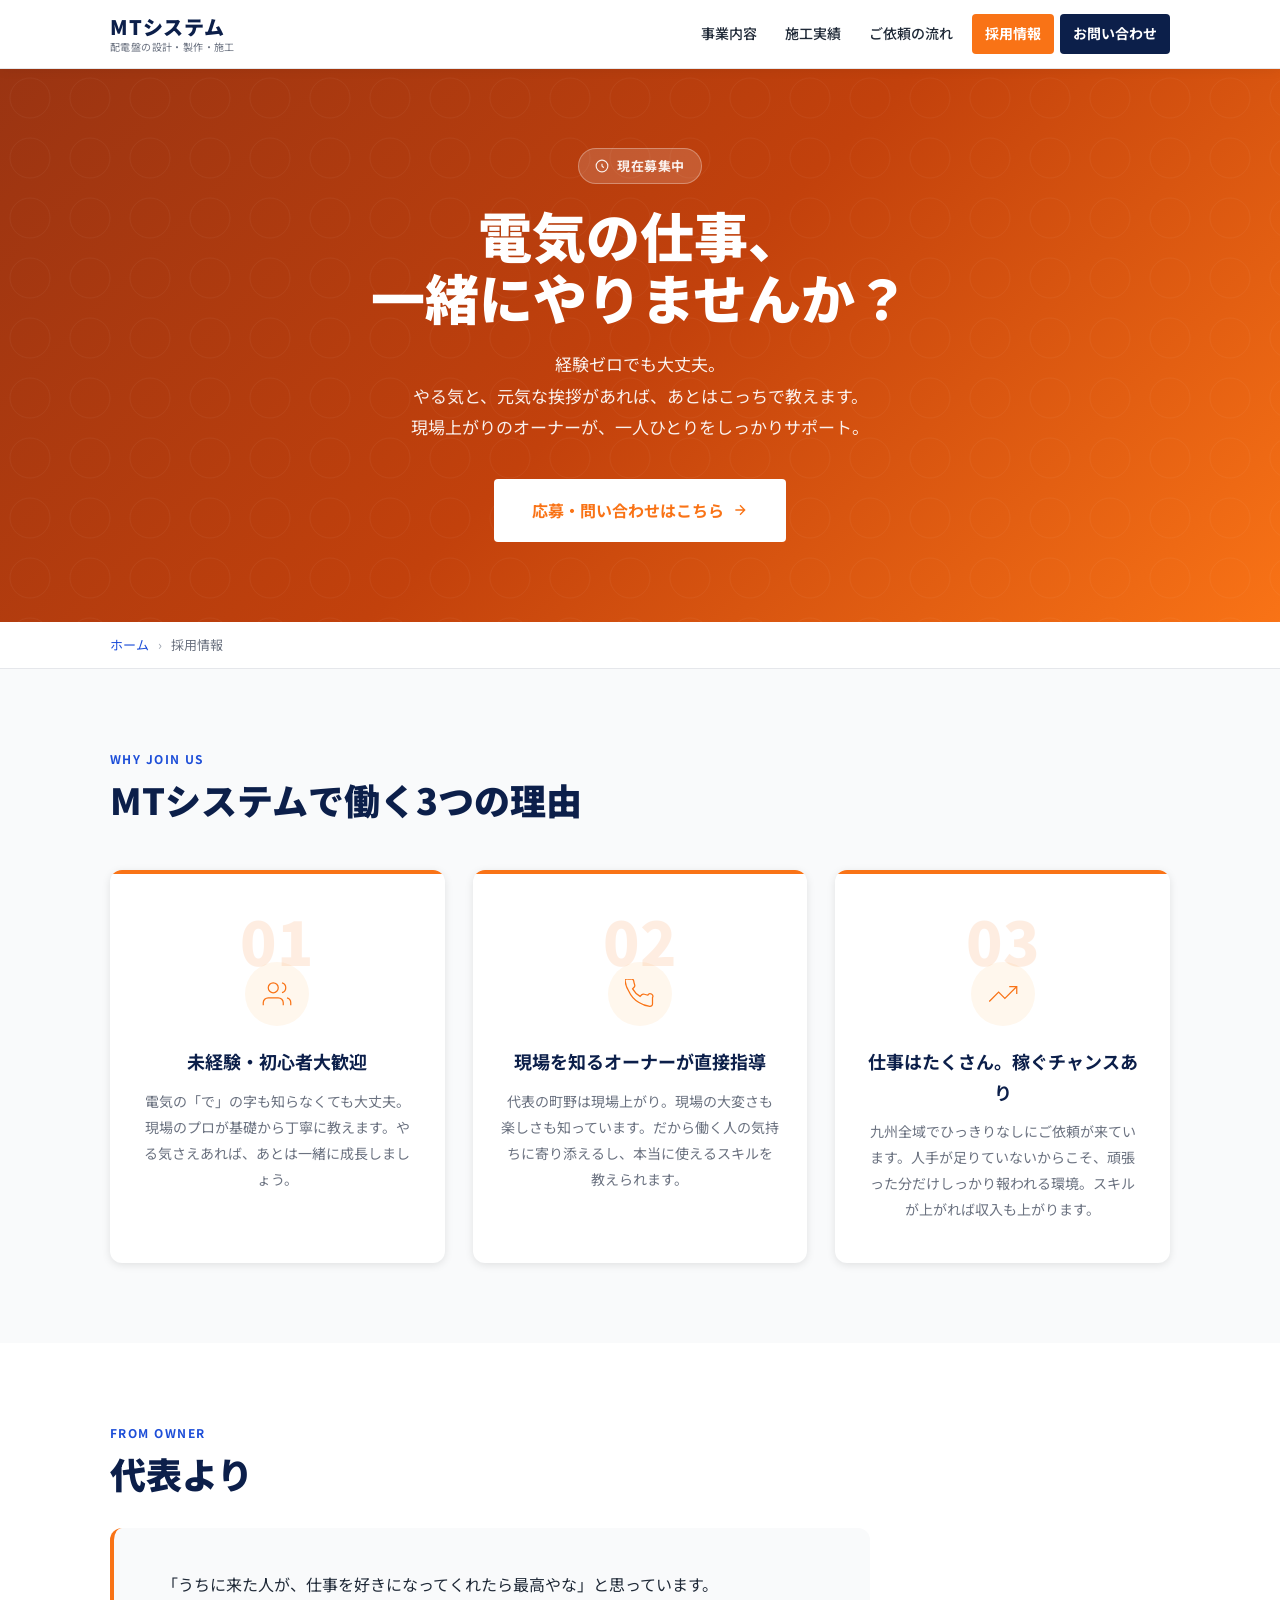
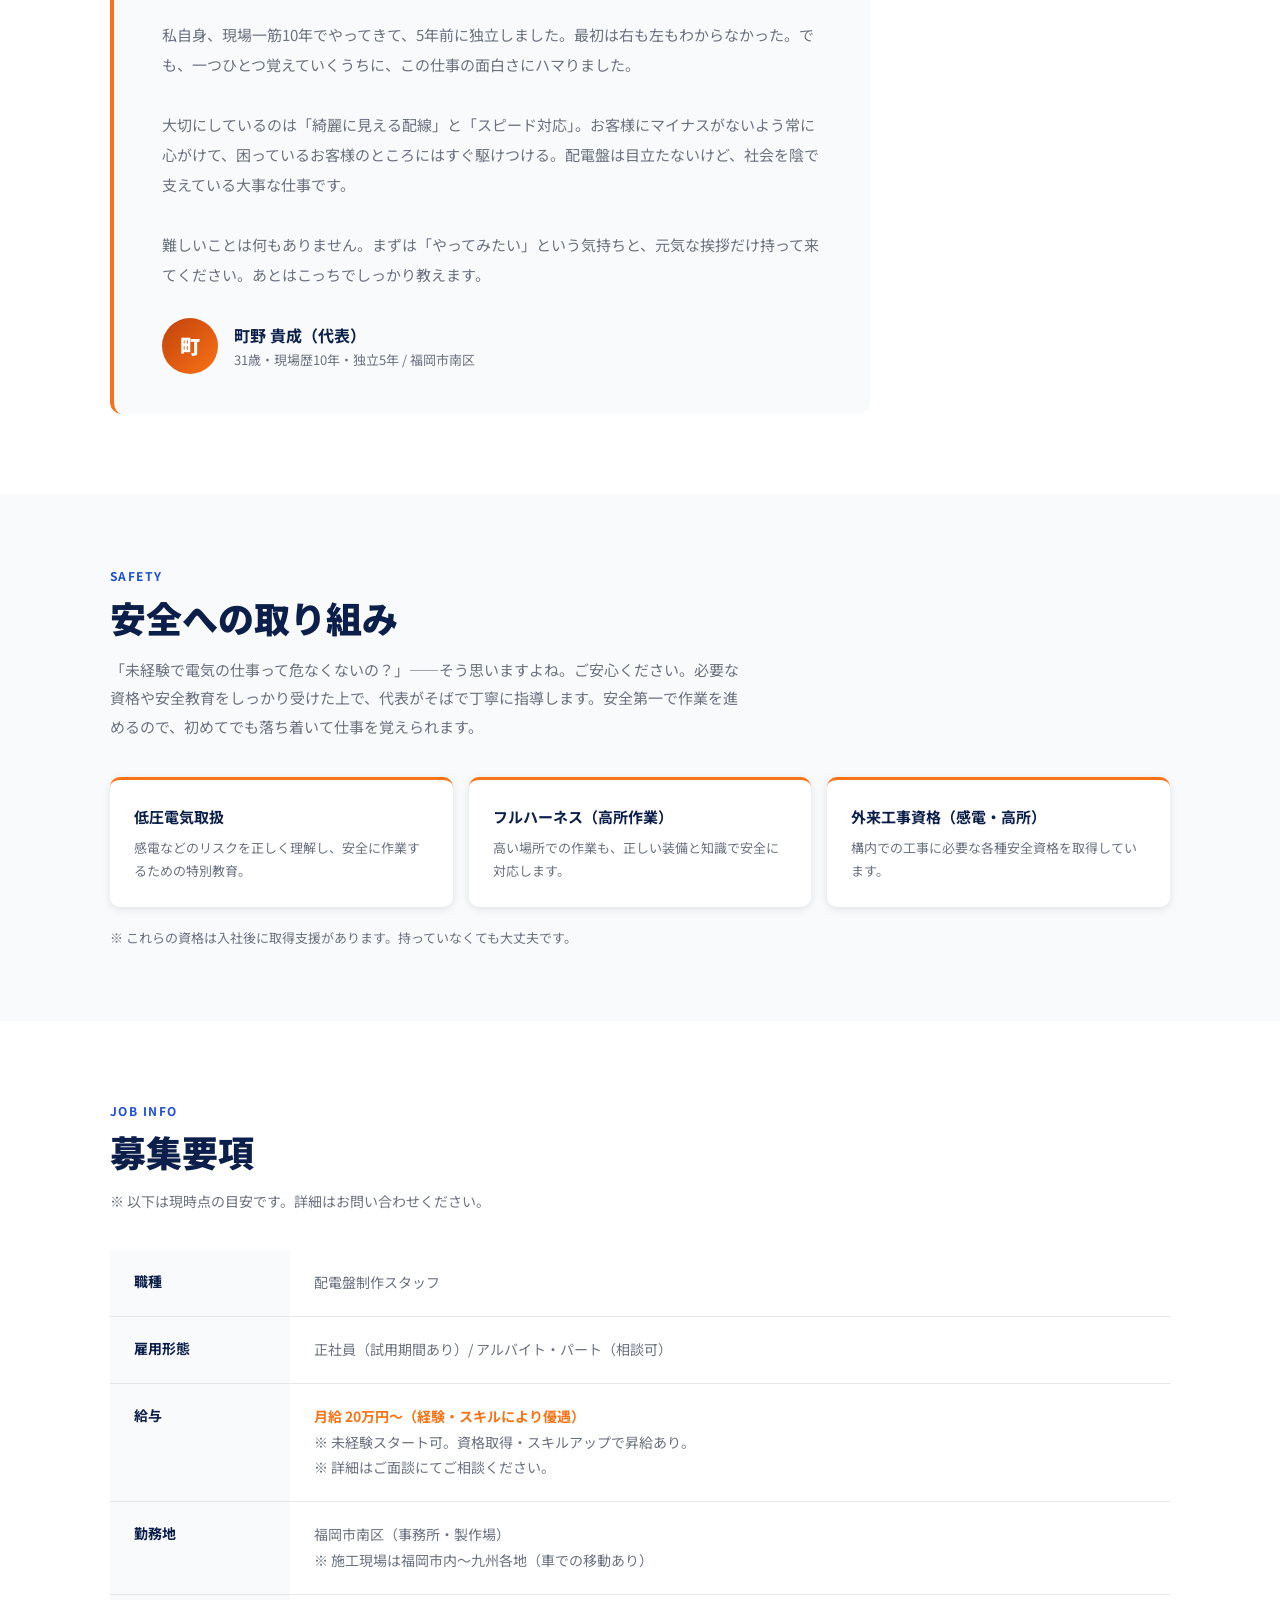
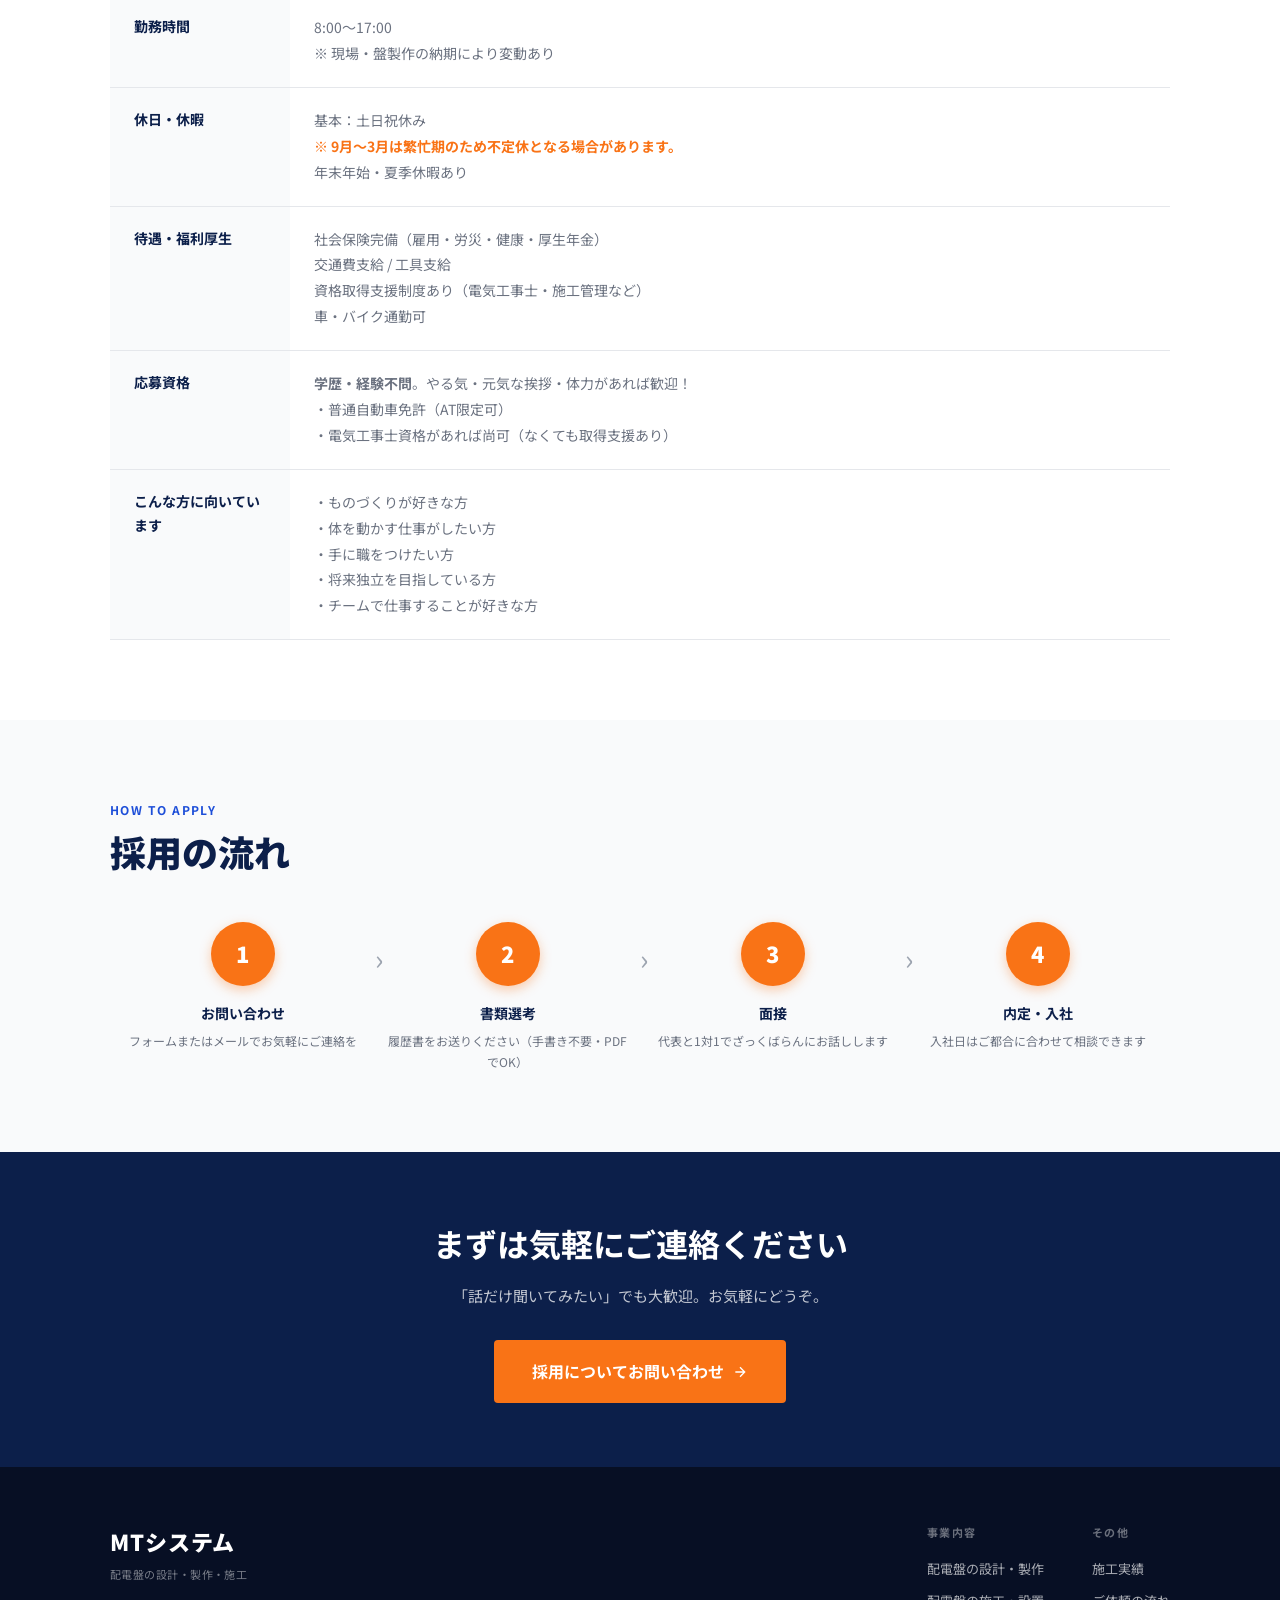
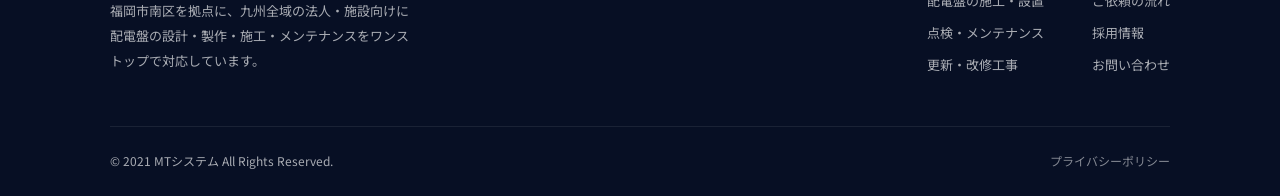
<file: recruit.html>
<!DOCTYPE html>
<html lang="ja">
<head>
  <meta charset="UTF-8">
  <meta name="viewport" content="width=device-width, initial-scale=1.0">
  <title>採用情報 | MTシステム</title>
  <meta name="description" content="MTシステムでは一緒に働く仲間を募集しています。未経験・経験者どちらも歓迎。やる気と元気があれば、現場のプロが手厚くサポートします。福岡市南区・九州全域。">
  <link rel="preconnect" href="https://fonts.googleapis.com">
  <link href="https://fonts.googleapis.com/css2?family=Noto+Sans+JP:wght@400;500;700;900&display=swap" rel="stylesheet">
  <link rel="stylesheet" href="css/style.css">
</head>
<body>

<header class="header">
  <div class="header-inner">
    <a href="index.html" class="logo">
      <span class="logo-main">MTシステム</span>
      <span class="logo-sub">配電盤の設計・製作・施工</span>
    </a>
    <nav class="nav">
      <a href="services.html">事業内容</a>
      <a href="works.html">施工実績</a>
      <a href="index.html#flow">ご依頼の流れ</a>
      <a href="recruit.html" class="nav-recruit active">採用情報</a>
      <a href="contact.html" class="nav-contact">お問い合わせ</a>
    </nav>
    <button class="hamburger" id="hamburger" aria-label="メニューを開く">
      <span></span><span></span><span></span>
    </button>
  </div>
  <nav class="mobile-nav" id="mobileNav">
    <a href="services.html">事業内容</a>
    <a href="works.html">施工実績</a>
    <a href="index.html#flow">ご依頼の流れ</a>
    <a href="recruit.html">採用情報</a>
    <a href="contact.html">お問い合わせ</a>
  </nav>
</header>

<!-- ===== RECRUIT HERO ===== -->
<section class="recruit-hero-sec">
  <div class="container recruit-hero-inner">
    <div class="hero-badge" style="margin-bottom:20px;">
      <svg width="14" height="14" viewBox="0 0 24 24" fill="none" stroke="currentColor" stroke-width="2"><circle cx="12" cy="12" r="10"/><path d="M12 8v4l3 3"/></svg>
      現在募集中
    </div>
    <h1>電気の仕事、<br>一緒にやりませんか？</h1>
    <p>
      経験ゼロでも大丈夫。<br>
      やる気と、元気な挨拶があれば、あとはこっちで教えます。<br>
      現場上がりのオーナーが、一人ひとりをしっかりサポート。
    </p>
    <a href="#apply" class="btn btn-white btn-lg" style="color: var(--orange) !important;">
      応募・問い合わせはこちら
      <svg viewBox="0 0 24 24" fill="none" stroke="currentColor" stroke-width="2"><path d="M5 12h14M12 5l7 7-7 7"/></svg>
    </a>
  </div>
</section>

<div class="breadcrumb">
  <div class="container">
    <a href="index.html">ホーム</a>
    <span>›</span>
    採用情報
  </div>
</div>

<!-- ===== REASONS ===== -->
<section class="reasons-sec">
  <div class="container">
    <span class="sec-label">Why Join Us</span>
    <h2 class="sec-title">MTシステムで働く3つの理由</h2>
    <div class="reasons-grid">

      <div class="reason-card">
        <div class="reason-big-num">01</div>
        <div class="reason-icon">
          <svg viewBox="0 0 24 24"><path d="M17 21v-2a4 4 0 00-4-4H5a4 4 0 00-4 4v2"/><circle cx="9" cy="7" r="4"/><path d="M23 21v-2a4 4 0 00-3-3.87M16 3.13a4 4 0 010 7.75"/></svg>
        </div>
        <div class="reason-title">未経験・初心者大歓迎</div>
        <p class="reason-desc">電気の「で」の字も知らなくても大丈夫。現場のプロが基礎から丁寧に教えます。やる気さえあれば、あとは一緒に成長しましょう。</p>
      </div>

      <div class="reason-card">
        <div class="reason-big-num">02</div>
        <div class="reason-icon">
          <svg viewBox="0 0 24 24"><path d="M22 16.92v3a2 2 0 01-2.18 2 19.79 19.79 0 01-8.63-3.07A19.5 19.5 0 013.07 9.81a19.79 19.79 0 01-3.07-8.68A2 2 0 012 0h3a2 2 0 012 1.72c.127.96.361 1.903.7 2.81a2 2 0 01-.45 2.11L6.09 7.91a16 16 0 006 6l1.27-1.27a2 2 0 012.11-.45c.907.339 1.85.573 2.81.7A2 2 0 0122 14.92z"/></svg>
        </div>
        <div class="reason-title">現場を知るオーナーが直接指導</div>
        <p class="reason-desc">代表の町野は現場上がり。現場の大変さも楽しさも知っています。だから働く人の気持ちに寄り添えるし、本当に使えるスキルを教えられます。</p>
      </div>

      <div class="reason-card">
        <div class="reason-big-num">03</div>
        <div class="reason-icon">
          <svg viewBox="0 0 24 24"><polyline points="23 6 13.5 15.5 8.5 10.5 1 18"/><polyline points="17 6 23 6 23 12"/></svg>
        </div>
        <div class="reason-title">仕事はたくさん。稼ぐチャンスあり</div>
        <p class="reason-desc">九州全域でひっきりなしにご依頼が来ています。人手が足りていないからこそ、頑張った分だけしっかり報われる環境。スキルが上がれば収入も上がります。</p>
      </div>

    </div>
  </div>
</section>

<!-- ===== VOICE ===== -->
<section style="background: var(--white); padding: 80px 0;">
  <div class="container">
    <span class="sec-label">From Owner</span>
    <h2 class="sec-title">代表より</h2>
    <div style="max-width: 760px; margin-top: 32px; background: var(--gray-50); border-radius: 12px; padding: 40px 48px; border-left: 4px solid var(--orange); position: relative;">
      <p style="font-size: 16px; line-height: 2; color: var(--text); margin-bottom: 20px;">
        「うちに来た人が、仕事を好きになってくれたら最高やな」と思っています。
      </p>
      <p style="font-size: 15px; line-height: 2; color: var(--text-light);">
        私自身、現場一筋10年でやってきて、5年前に独立しました。最初は右も左もわからなかった。でも、一つひとつ覚えていくうちに、この仕事の面白さにハマりました。<br><br>
        大切にしているのは「綺麗に見える配線」と「スピード対応」。お客様にマイナスがないよう常に心がけて、困っているお客様のところにはすぐ駆けつける。配電盤は目立たないけど、社会を陰で支えている大事な仕事です。<br><br>
        難しいことは何もありません。まずは「やってみたい」という気持ちと、元気な挨拶だけ持って来てください。あとはこっちでしっかり教えます。
      </p>
      <div style="margin-top: 28px; display: flex; align-items: center; gap: 16px;">
        <div style="width: 56px; height: 56px; border-radius: 50%; background: linear-gradient(135deg, #c2410c, var(--orange)); display: flex; align-items: center; justify-content: center; color: white; font-size: 20px; font-weight: 900;">町</div>
        <div>
          <div style="font-size: 16px; font-weight: 700; color: var(--navy);">町野 貴成（代表）</div>
          <div style="font-size: 13px; color: var(--text-light);">31歳・現場歴10年・独立5年 / 福岡市南区</div>
        </div>
      </div>
    </div>
  </div>
</section>

<!-- ===== SAFETY ===== -->
<section style="background: var(--gray-50); padding: 72px 0;">
  <div class="container">
    <span class="sec-label">Safety</span>
    <h2 class="sec-title">安全への取り組み</h2>
    <p style="color: var(--text-light); font-size: 15px; line-height: 1.9; margin-top: 4px; max-width: 640px;">
      「未経験で電気の仕事って危なくないの？」——そう思いますよね。ご安心ください。必要な資格や安全教育をしっかり受けた上で、代表がそばで丁寧に指導します。安全第一で作業を進めるので、初めてでも落ち着いて仕事を覚えられます。
    </p>
    <div style="display: grid; grid-template-columns: repeat(3, 1fr); gap: 16px; margin-top: 36px;">
      <div style="background: var(--white); border-radius: 10px; padding: 24px; box-shadow: var(--shadow); border-top: 3px solid var(--orange);">
        <div style="font-size: 15px; font-weight: 700; color: var(--navy); margin-bottom: 6px;">低圧電気取扱</div>
        <div style="font-size: 13px; color: var(--text-light); line-height: 1.8;">感電などのリスクを正しく理解し、安全に作業するための特別教育。</div>
      </div>
      <div style="background: var(--white); border-radius: 10px; padding: 24px; box-shadow: var(--shadow); border-top: 3px solid var(--orange);">
        <div style="font-size: 15px; font-weight: 700; color: var(--navy); margin-bottom: 6px;">フルハーネス（高所作業）</div>
        <div style="font-size: 13px; color: var(--text-light); line-height: 1.8;">高い場所での作業も、正しい装備と知識で安全に対応します。</div>
      </div>
      <div style="background: var(--white); border-radius: 10px; padding: 24px; box-shadow: var(--shadow); border-top: 3px solid var(--orange);">
        <div style="font-size: 15px; font-weight: 700; color: var(--navy); margin-bottom: 6px;">外来工事資格（感電・高所）</div>
        <div style="font-size: 13px; color: var(--text-light); line-height: 1.8;">構内での工事に必要な各種安全資格を取得しています。</div>
      </div>
    </div>
    <p style="color: var(--text-light); font-size: 13px; margin-top: 20px;">
      ※ これらの資格は入社後に取得支援があります。持っていなくても大丈夫です。
    </p>
  </div>
</section>

<!-- ===== JOB INFO ===== -->
<section class="job-sec">
  <div class="container">
    <span class="sec-label">Job Info</span>
    <h2 class="sec-title">募集要項</h2>
    <p style="color: var(--text-light); font-size: 14px; margin-top: 4px;">※ 以下は現時点の目安です。詳細はお問い合わせください。</p>

    <table class="job-table">
      <tbody>
        <tr>
          <th>職種</th>
          <td>配電盤制作スタッフ</td>
        </tr>
        <tr>
          <th>雇用形態</th>
          <td>正社員（試用期間あり）/ アルバイト・パート（相談可）</td>
        </tr>
        <tr>
          <th>給与</th>
          <td>
            <span class="job-highlight">月給 20万円〜（経験・スキルにより優遇）</span><br>
            ※ 未経験スタート可。資格取得・スキルアップで昇給あり。<br>
            ※ 詳細はご面談にてご相談ください。
          </td>
        </tr>
        <tr>
          <th>勤務地</th>
          <td>
            福岡市南区（事務所・製作場）<br>
            ※ 施工現場は福岡市内〜九州各地（車での移動あり）
          </td>
        </tr>
        <tr>
          <th>勤務時間</th>
          <td>8:00〜17:00<br>※ 現場・盤製作の納期により変動あり</td>
        </tr>
        <tr>
          <th>休日・休暇</th>
          <td>
            基本：土日祝休み<br>
            <span class="job-highlight">※ 9月〜3月は繁忙期のため不定休となる場合があります。</span><br>
            年末年始・夏季休暇あり
          </td>
        </tr>
        <tr>
          <th>待遇・福利厚生</th>
          <td>
            社会保険完備（雇用・労災・健康・厚生年金）<br>
            交通費支給 / 工具支給<br>
            資格取得支援制度あり（電気工事士・施工管理など）<br>
            車・バイク通勤可
          </td>
        </tr>
        <tr>
          <th>応募資格</th>
          <td>
            <strong>学歴・経験不問</strong>。やる気・元気な挨拶・体力があれば歓迎！<br>
            ・普通自動車免許（AT限定可）<br>
            ・電気工事士資格があれば尚可（なくても取得支援あり）
          </td>
        </tr>
        <tr>
          <th>こんな方に向いています</th>
          <td>
            ・ものづくりが好きな方<br>
            ・体を動かす仕事がしたい方<br>
            ・手に職をつけたい方<br>
            ・将来独立を目指している方<br>
            ・チームで仕事することが好きな方
          </td>
        </tr>
      </tbody>
    </table>
  </div>
</section>

<!-- ===== RECRUIT FLOW ===== -->
<section class="recruit-flow-sec">
  <div class="container">
    <span class="sec-label">How to Apply</span>
    <h2 class="sec-title">採用の流れ</h2>
    <div class="recruit-steps">
      <div class="recruit-step">
        <div class="recruit-step-num">1</div>
        <div class="recruit-step-title">お問い合わせ</div>
        <p class="recruit-step-desc">フォームまたはメールでお気軽にご連絡を</p>
      </div>
      <div class="recruit-step">
        <div class="recruit-step-num">2</div>
        <div class="recruit-step-title">書類選考</div>
        <p class="recruit-step-desc">履歴書をお送りください（手書き不要・PDFでOK）</p>
      </div>
      <div class="recruit-step">
        <div class="recruit-step-num">3</div>
        <div class="recruit-step-title">面接</div>
        <p class="recruit-step-desc">代表と1対1でざっくばらんにお話しします</p>
      </div>
      <div class="recruit-step">
        <div class="recruit-step-num">4</div>
        <div class="recruit-step-title">内定・入社</div>
        <p class="recruit-step-desc">入社日はご都合に合わせて相談できます</p>
      </div>
    </div>
  </div>
</section>

<!-- ===== APPLY CTA ===== -->
<section class="recruit-apply-cta" id="apply">
  <div class="container">
    <h2>まずは気軽にご連絡ください</h2>
    <p>「話だけ聞いてみたい」でも大歓迎。お気軽にどうぞ。</p>
    <a href="contact.html?type=recruit" class="btn btn-orange btn-lg">
      採用についてお問い合わせ
      <svg viewBox="0 0 24 24" fill="none" stroke="currentColor" stroke-width="2"><path d="M5 12h14M12 5l7 7-7 7"/></svg>
    </a>
  </div>
</section>

<footer class="footer">
  <div class="container">
    <div class="footer-inner">
      <div class="footer-logo">
        <div class="logo-main">MTシステム</div>
        <span class="logo-sub">配電盤の設計・製作・施工</span>
        <p class="footer-about">福岡市南区を拠点に、九州全域の法人・施設向けに配電盤の設計・製作・施工・メンテナンスをワンストップで対応しています。</p>
      </div>
      <div class="footer-nav-wrap">
        <div class="footer-nav-col">
          <h4>事業内容</h4>
          <a href="services.html">配電盤の設計・製作</a>
          <a href="services.html">配電盤の施工・設置</a>
          <a href="services.html">点検・メンテナンス</a>
          <a href="services.html">更新・改修工事</a>
        </div>
        <div class="footer-nav-col">
          <h4>その他</h4>
          <a href="works.html">施工実績</a>
          <a href="index.html#flow">ご依頼の流れ</a>
          <a href="recruit.html">採用情報</a>
          <a href="contact.html">お問い合わせ</a>
        </div>
      </div>
    </div>
    <div class="footer-bottom">
      <p>© 2021 MTシステム All Rights Reserved.</p>
      <a href="privacy.html" class="footer-policy-link">プライバシーポリシー</a>
    </div>
  </div>
</footer>

<script src="js/main.js"></script>
</body>
</html>
</file>
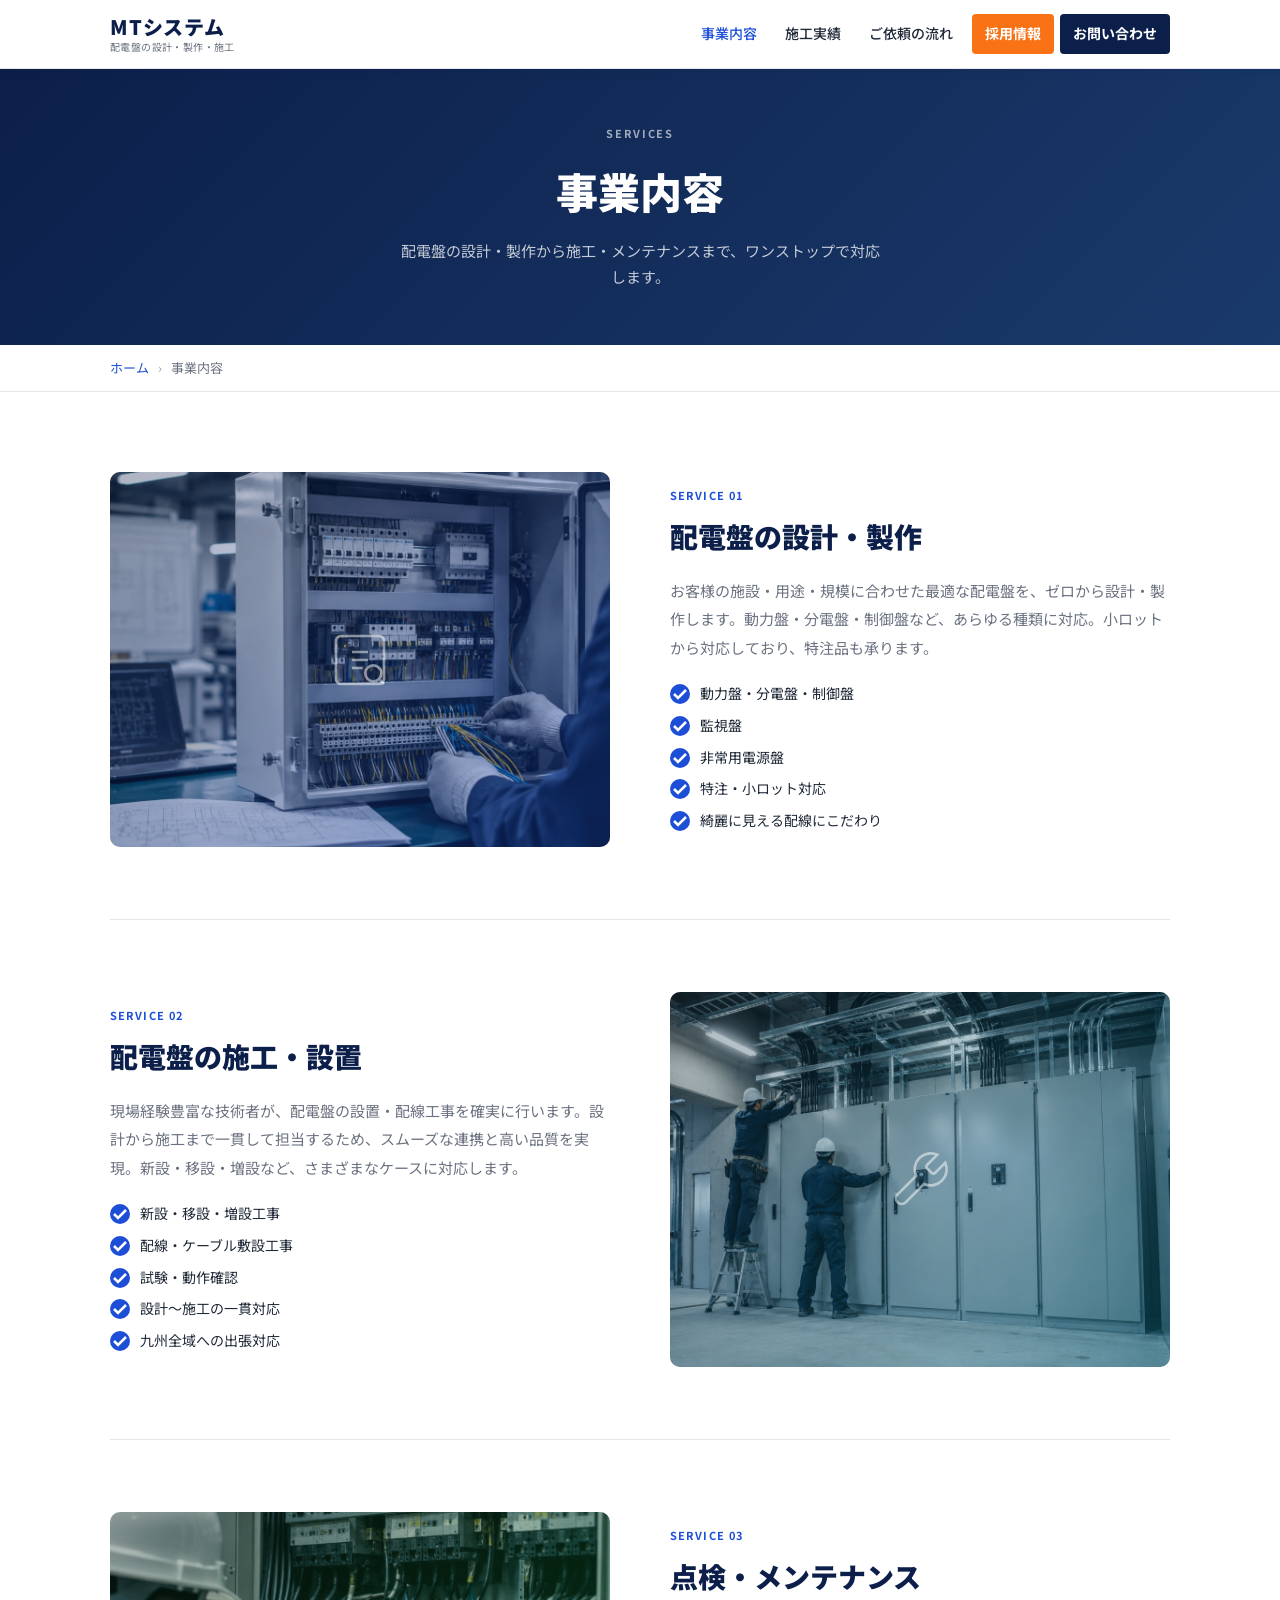
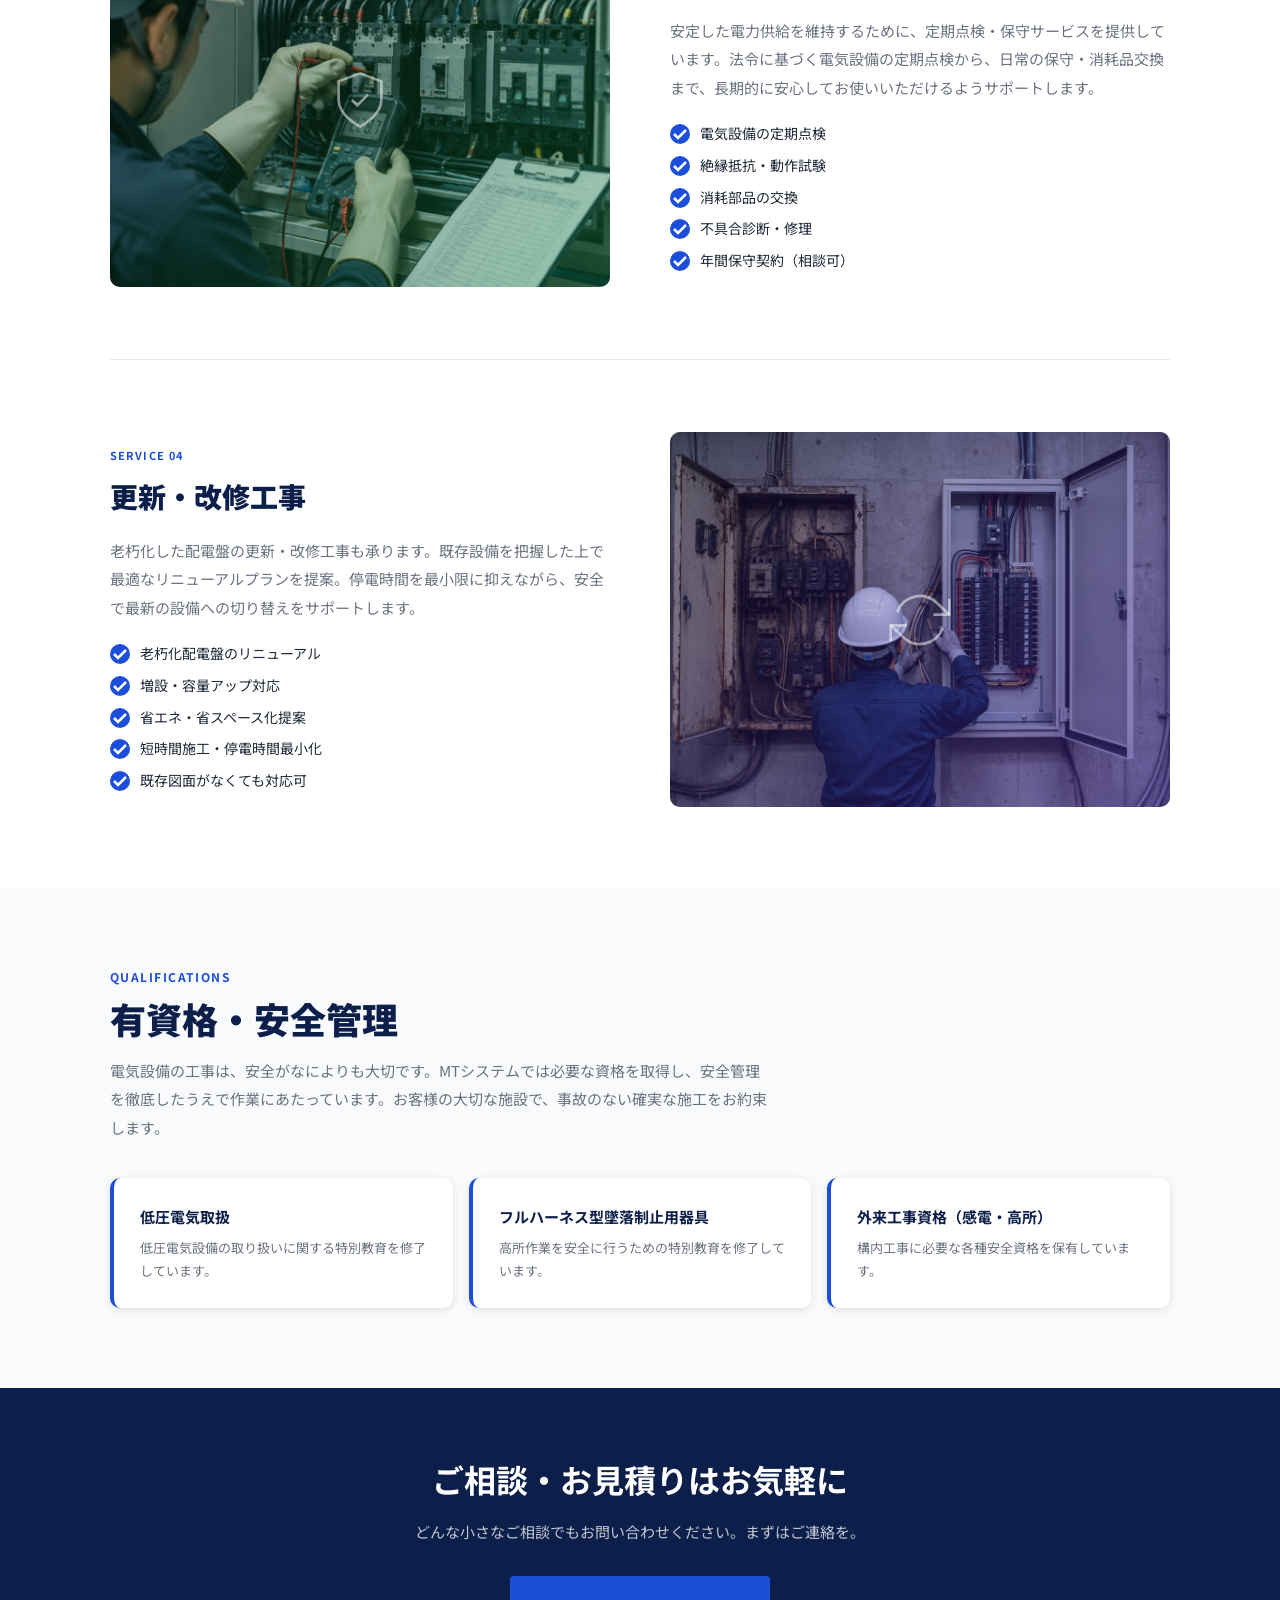
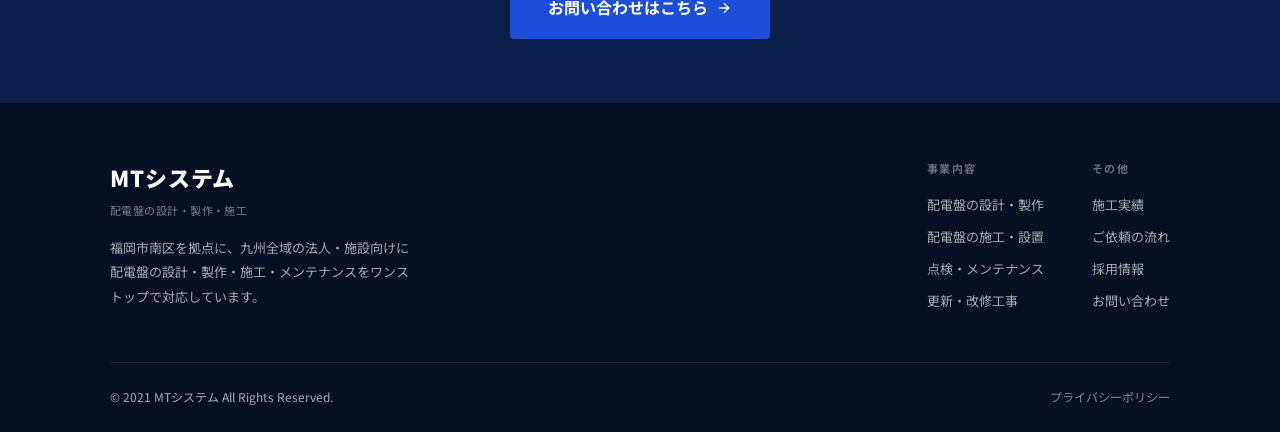
<file: services.html>
<!DOCTYPE html>
<html lang="ja">
<head>
  <meta charset="UTF-8">
  <meta name="viewport" content="width=device-width, initial-scale=1.0">
  <title>事業内容 | MTシステム</title>
  <meta name="description" content="配電盤の設計・製作から施工・設置、点検・メンテナンス、更新・改修工事まで。法人向け配電盤のトータルソリューションを提供します。">
  <link rel="preconnect" href="https://fonts.googleapis.com">
  <link href="https://fonts.googleapis.com/css2?family=Noto+Sans+JP:wght@400;500;700;900&display=swap" rel="stylesheet">
  <link rel="stylesheet" href="css/style.css">
</head>
<body>

<header class="header">
  <div class="header-inner">
    <a href="index.html" class="logo">
      <span class="logo-main">MTシステム</span>
      <span class="logo-sub">配電盤の設計・製作・施工</span>
    </a>
    <nav class="nav">
      <a href="services.html" class="active">事業内容</a>
      <a href="works.html">施工実績</a>
      <a href="index.html#flow">ご依頼の流れ</a>
      <a href="recruit.html" class="nav-recruit">採用情報</a>
      <a href="contact.html" class="nav-contact">お問い合わせ</a>
    </nav>
    <button class="hamburger" id="hamburger" aria-label="メニューを開く">
      <span></span><span></span><span></span>
    </button>
  </div>
  <nav class="mobile-nav" id="mobileNav">
    <a href="services.html">事業内容</a>
    <a href="works.html">施工実績</a>
    <a href="index.html#flow">ご依頼の流れ</a>
    <a href="recruit.html">採用情報</a>
    <a href="contact.html">お問い合わせ</a>
  </nav>
</header>

<div class="page-hero">
  <div class="container">
    <span class="page-hero-label">Services</span>
    <h1>事業内容</h1>
    <p>配電盤の設計・製作から施工・メンテナンスまで、ワンストップで対応します。</p>
  </div>
</div>

<div class="breadcrumb">
  <div class="container">
    <a href="index.html">ホーム</a>
    <span>›</span>
    事業内容
  </div>
</div>

<section style="background: var(--white);">
  <div class="container">
    <div class="svc-detail-block" id="design">
      <div class="svc-detail-img bg1">
        <svg viewBox="0 0 24 24"><rect x="3" y="3" width="18" height="18" rx="2"/><path d="M9 9h6M9 12h6M9 15h4"/><circle cx="17" cy="17" r="3"/><path d="M19.5 19.5L21 21"/></svg>
      </div>
      <div class="svc-detail-text">
        <div class="svc-detail-num">Service 01</div>
        <h2 class="svc-detail-title">配電盤の設計・製作</h2>
        <p class="svc-detail-desc">
          お客様の施設・用途・規模に合わせた最適な配電盤を、ゼロから設計・製作します。動力盤・分電盤・制御盤など、あらゆる種類に対応。小ロットから対応しており、特注品も承ります。
        </p>
        <ul class="svc-list">
          <li>動力盤・分電盤・制御盤</li>
          <li>監視盤</li>
          <li>非常用電源盤</li>
          <li>特注・小ロット対応</li>
          <li>綺麗に見える配線にこだわり</li>
        </ul>
      </div>
    </div>

    <div class="svc-detail-block flip" id="construction">
      <div class="svc-detail-img bg2">
        <svg viewBox="0 0 24 24"><path d="M14.7 6.3a1 1 0 000 1.4l1.6 1.6a1 1 0 001.4 0l3.77-3.77a6 6 0 01-7.94 7.94l-6.91 6.91a2.12 2.12 0 01-3-3l6.91-6.91a6 6 0 017.94-7.94l-3.76 3.76z"/></svg>
      </div>
      <div class="svc-detail-text">
        <div class="svc-detail-num">Service 02</div>
        <h2 class="svc-detail-title">配電盤の施工・設置</h2>
        <p class="svc-detail-desc">
          現場経験豊富な技術者が、配電盤の設置・配線工事を確実に行います。設計から施工まで一貫して担当するため、スムーズな連携と高い品質を実現。新設・移設・増設など、さまざまなケースに対応します。
        </p>
        <ul class="svc-list">
          <li>新設・移設・増設工事</li>
          <li>配線・ケーブル敷設工事</li>
          <li>試験・動作確認</li>
          <li>設計〜施工の一貫対応</li>
          <li>九州全域への出張対応</li>
        </ul>
      </div>
    </div>

    <div class="svc-detail-block" id="maintenance">
      <div class="svc-detail-img bg3">
        <svg viewBox="0 0 24 24"><path d="M12 22s8-4 8-10V5l-8-3-8 3v7c0 6 8 10 8 10z"/><polyline points="9 12 11 14 15 10"/></svg>
      </div>
      <div class="svc-detail-text">
        <div class="svc-detail-num">Service 03</div>
        <h2 class="svc-detail-title">点検・メンテナンス</h2>
        <p class="svc-detail-desc">
          安定した電力供給を維持するために、定期点検・保守サービスを提供しています。法令に基づく電気設備の定期点検から、日常の保守・消耗品交換まで、長期的に安心してお使いいただけるようサポートします。
        </p>
        <ul class="svc-list">
          <li>電気設備の定期点検</li>
          <li>絶縁抵抗・動作試験</li>
          <li>消耗部品の交換</li>
          <li>不具合診断・修理</li>
          <li>年間保守契約（相談可）</li>
        </ul>
      </div>
    </div>

    <div class="svc-detail-block flip" id="renewal">
      <div class="svc-detail-img bg4">
        <svg viewBox="0 0 24 24"><polyline points="23 4 23 10 17 10"/><polyline points="1 20 1 14 7 14"/><path d="M3.51 9a9 9 0 0114.85-3.36L23 10M1 14l4.64 4.36A9 9 0 0020.49 15"/></svg>
      </div>
      <div class="svc-detail-text">
        <div class="svc-detail-num">Service 04</div>
        <h2 class="svc-detail-title">更新・改修工事</h2>
        <p class="svc-detail-desc">
          老朽化した配電盤の更新・改修工事も承ります。既存設備を把握した上で最適なリニューアルプランを提案。停電時間を最小限に抑えながら、安全で最新の設備への切り替えをサポートします。
        </p>
        <ul class="svc-list">
          <li>老朽化配電盤のリニューアル</li>
          <li>増設・容量アップ対応</li>
          <li>省エネ・省スペース化提案</li>
          <li>短時間施工・停電時間最小化</li>
          <li>既存図面がなくても対応可</li>
        </ul>
      </div>
    </div>
  </div>
</section>

<section style="background: var(--gray-50);">
  <div class="container">
    <span class="sec-label">Qualifications</span>
    <h2 class="sec-title">有資格・安全管理</h2>
    <p style="color: var(--text-light); font-size: 15px; line-height: 1.9; margin-top: 4px; max-width: 660px;">
      電気設備の工事は、安全がなによりも大切です。MTシステムでは必要な資格を取得し、安全管理を徹底したうえで作業にあたっています。お客様の大切な施設で、事故のない確実な施工をお約束します。
    </p>
    <div style="display: grid; grid-template-columns: repeat(3, 1fr); gap: 16px; margin-top: 36px;">
      <div style="background: var(--white); border-radius: 10px; padding: 26px; box-shadow: var(--shadow); border-left: 4px solid var(--blue);">
        <div style="font-size: 15px; font-weight: 700; color: var(--navy); margin-bottom: 6px;">低圧電気取扱</div>
        <div style="font-size: 13px; color: var(--text-light); line-height: 1.8;">低圧電気設備の取り扱いに関する特別教育を修了しています。</div>
      </div>
      <div style="background: var(--white); border-radius: 10px; padding: 26px; box-shadow: var(--shadow); border-left: 4px solid var(--blue);">
        <div style="font-size: 15px; font-weight: 700; color: var(--navy); margin-bottom: 6px;">フルハーネス型墜落制止用器具</div>
        <div style="font-size: 13px; color: var(--text-light); line-height: 1.8;">高所作業を安全に行うための特別教育を修了しています。</div>
      </div>
      <div style="background: var(--white); border-radius: 10px; padding: 26px; box-shadow: var(--shadow); border-left: 4px solid var(--blue);">
        <div style="font-size: 15px; font-weight: 700; color: var(--navy); margin-bottom: 6px;">外来工事資格（感電・高所）</div>
        <div style="font-size: 13px; color: var(--text-light); line-height: 1.8;">構内工事に必要な各種安全資格を保有しています。</div>
      </div>
    </div>
  </div>
</section>

<section class="cta-sec">
  <div class="container">
    <h2>ご相談・お見積りはお気軽に</h2>
    <p>どんな小さなご相談でもお問い合わせください。まずはご連絡を。</p>
    <div class="cta-btns">
      <a href="contact.html" class="btn btn-primary btn-lg">
        お問い合わせはこちら
        <svg viewBox="0 0 24 24" fill="none" stroke="currentColor" stroke-width="2"><path d="M5 12h14M12 5l7 7-7 7"/></svg>
      </a>
    </div>
  </div>
</section>

<footer class="footer">
  <div class="container">
    <div class="footer-inner">
      <div class="footer-logo">
        <div class="logo-main">MTシステム</div>
        <span class="logo-sub">配電盤の設計・製作・施工</span>
        <p class="footer-about">福岡市南区を拠点に、九州全域の法人・施設向けに配電盤の設計・製作・施工・メンテナンスをワンストップで対応しています。</p>
      </div>
      <div class="footer-nav-wrap">
        <div class="footer-nav-col">
          <h4>事業内容</h4>
          <a href="services.html">配電盤の設計・製作</a>
          <a href="services.html">配電盤の施工・設置</a>
          <a href="services.html">点検・メンテナンス</a>
          <a href="services.html">更新・改修工事</a>
        </div>
        <div class="footer-nav-col">
          <h4>その他</h4>
          <a href="works.html">施工実績</a>
          <a href="index.html#flow">ご依頼の流れ</a>
          <a href="recruit.html">採用情報</a>
          <a href="contact.html">お問い合わせ</a>
        </div>
      </div>
    </div>
    <div class="footer-bottom">
      <p>© 2021 MTシステム All Rights Reserved.</p>
      <a href="privacy.html" class="footer-policy-link">プライバシーポリシー</a>
    </div>
  </div>
</footer>

<script src="js/main.js"></script>
</body>
</html>
</file>
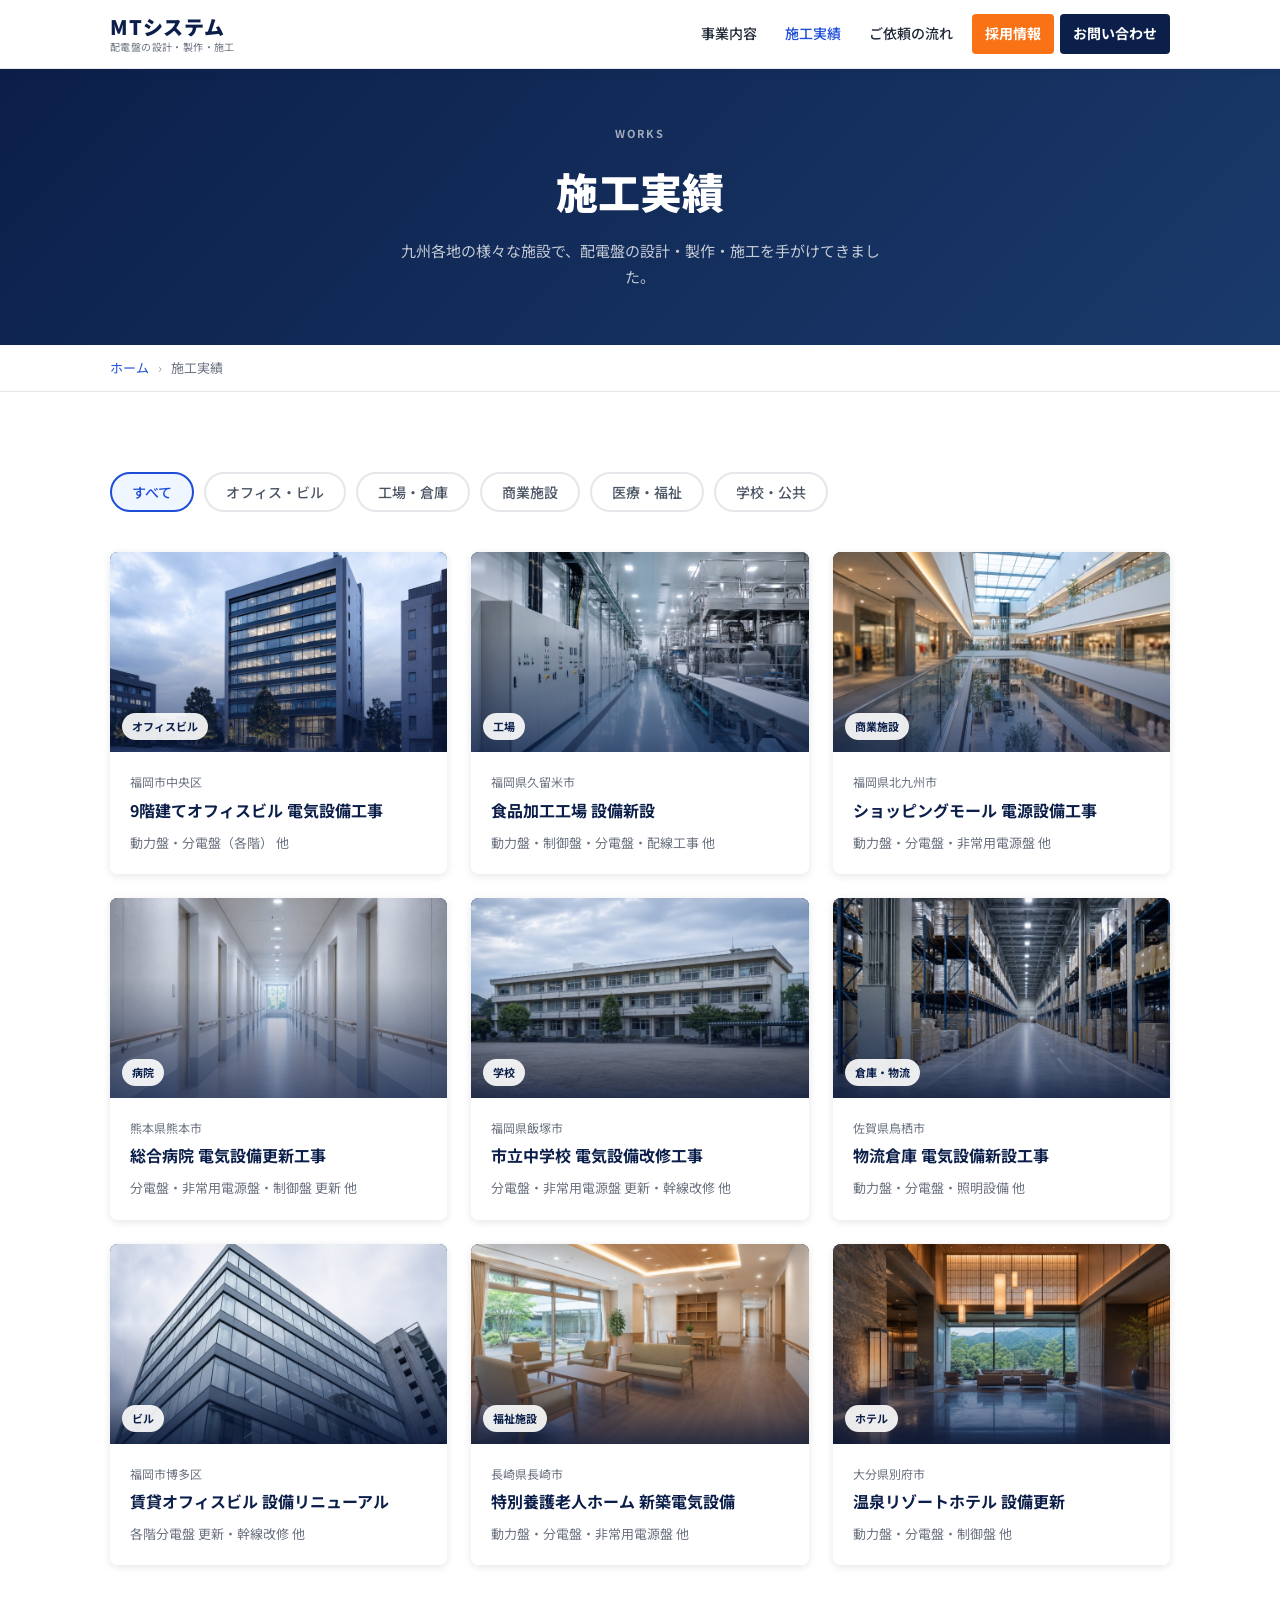
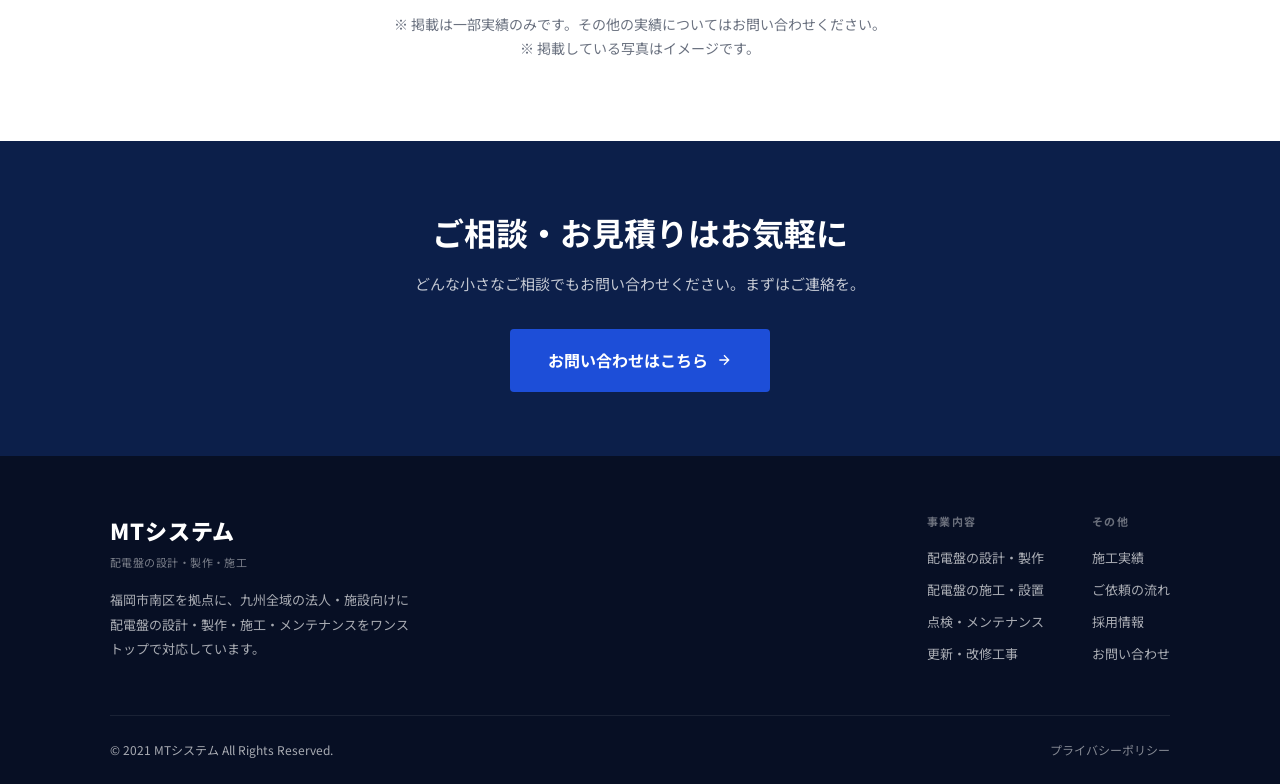
<file: works.html>
<!DOCTYPE html>
<html lang="ja">
<head>
  <meta charset="UTF-8">
  <meta name="viewport" content="width=device-width, initial-scale=1.0">
  <title>施工実績 | MTシステム</title>
  <meta name="description" content="福岡・九州全域での配電盤施工実績。オフィスビル・工場・商業施設・病院・学校など多数の施設に対応してきました。">
  <link rel="preconnect" href="https://fonts.googleapis.com">
  <link href="https://fonts.googleapis.com/css2?family=Noto+Sans+JP:wght@400;500;700;900&display=swap" rel="stylesheet">
  <link rel="stylesheet" href="css/style.css">
</head>
<body>

<header class="header">
  <div class="header-inner">
    <a href="index.html" class="logo">
      <span class="logo-main">MTシステム</span>
      <span class="logo-sub">配電盤の設計・製作・施工</span>
    </a>
    <nav class="nav">
      <a href="services.html">事業内容</a>
      <a href="works.html" class="active">施工実績</a>
      <a href="index.html#flow">ご依頼の流れ</a>
      <a href="recruit.html" class="nav-recruit">採用情報</a>
      <a href="contact.html" class="nav-contact">お問い合わせ</a>
    </nav>
    <button class="hamburger" id="hamburger" aria-label="メニューを開く">
      <span></span><span></span><span></span>
    </button>
  </div>
  <nav class="mobile-nav" id="mobileNav">
    <a href="services.html">事業内容</a>
    <a href="works.html">施工実績</a>
    <a href="index.html#flow">ご依頼の流れ</a>
    <a href="recruit.html">採用情報</a>
    <a href="contact.html">お問い合わせ</a>
  </nav>
</header>

<div class="page-hero">
  <div class="container">
    <span class="page-hero-label">Works</span>
    <h1>施工実績</h1>
    <p>九州各地の様々な施設で、配電盤の設計・製作・施工を手がけてきました。</p>
  </div>
</div>

<div class="breadcrumb">
  <div class="container">
    <a href="index.html">ホーム</a>
    <span>›</span>
    施工実績
  </div>
</div>

<section class="works-full">
  <div class="container">
    <div class="works-filter">
      <button class="filter-btn active" data-filter="all">すべて</button>
      <button class="filter-btn" data-filter="office">オフィス・ビル</button>
      <button class="filter-btn" data-filter="factory">工場・倉庫</button>
      <button class="filter-btn" data-filter="commercial">商業施設</button>
      <button class="filter-btn" data-filter="medical">医療・福祉</button>
      <button class="filter-btn" data-filter="school">学校・公共</button>
    </div>

    <div class="works-grid-3">

      <div class="work-card work-card-full" data-category="office">
        <div class="work-img ph-office">
          <span class="work-tag">オフィスビル</span>
        </div>
        <div class="work-body">
          <div class="work-loc">福岡市中央区</div>
          <div class="work-title">9階建てオフィスビル 電気設備工事</div>
          <div class="work-detail">動力盤・分電盤（各階） 他</div>
        </div>
      </div>

      <div class="work-card work-card-full" data-category="factory">
        <div class="work-img ph-factory">
          <span class="work-tag">工場</span>
        </div>
        <div class="work-body">
          <div class="work-loc">福岡県久留米市</div>
          <div class="work-title">食品加工工場 設備新設</div>
          <div class="work-detail">動力盤・制御盤・分電盤・配線工事 他</div>
        </div>
      </div>

      <div class="work-card work-card-full" data-category="commercial">
        <div class="work-img ph-commercial">
          <span class="work-tag">商業施設</span>
        </div>
        <div class="work-body">
          <div class="work-loc">福岡県北九州市</div>
          <div class="work-title">ショッピングモール 電源設備工事</div>
          <div class="work-detail">動力盤・分電盤・非常用電源盤 他</div>
        </div>
      </div>

      <div class="work-card work-card-full" data-category="medical">
        <div class="work-img ph-hospital">
          <span class="work-tag">病院</span>
        </div>
        <div class="work-body">
          <div class="work-loc">熊本県熊本市</div>
          <div class="work-title">総合病院 電気設備更新工事</div>
          <div class="work-detail">分電盤・非常用電源盤・制御盤 更新 他</div>
        </div>
      </div>

      <div class="work-card work-card-full" data-category="school">
        <div class="work-img ph-school">
          <span class="work-tag">学校</span>
        </div>
        <div class="work-body">
          <div class="work-loc">福岡県飯塚市</div>
          <div class="work-title">市立中学校 電気設備改修工事</div>
          <div class="work-detail">分電盤・非常用電源盤 更新・幹線改修 他</div>
        </div>
      </div>

      <div class="work-card work-card-full" data-category="factory">
        <div class="work-img ph-warehouse">
          <span class="work-tag">倉庫・物流</span>
        </div>
        <div class="work-body">
          <div class="work-loc">佐賀県鳥栖市</div>
          <div class="work-title">物流倉庫 電気設備新設工事</div>
          <div class="work-detail">動力盤・分電盤・照明設備 他</div>
        </div>
      </div>

      <div class="work-card work-card-full" data-category="office">
        <div class="work-img ph-building">
          <span class="work-tag">ビル</span>
        </div>
        <div class="work-body">
          <div class="work-loc">福岡市博多区</div>
          <div class="work-title">賃貸オフィスビル 設備リニューアル</div>
          <div class="work-detail">各階分電盤 更新・幹線改修 他</div>
        </div>
      </div>

      <div class="work-card work-card-full" data-category="medical">
        <div class="work-img ph-welfare">
          <span class="work-tag">福祉施設</span>
        </div>
        <div class="work-body">
          <div class="work-loc">長崎県長崎市</div>
          <div class="work-title">特別養護老人ホーム 新築電気設備</div>
          <div class="work-detail">動力盤・分電盤・非常用電源盤 他</div>
        </div>
      </div>

      <div class="work-card work-card-full" data-category="commercial">
        <div class="work-img ph-hotel">
          <span class="work-tag">ホテル</span>
        </div>
        <div class="work-body">
          <div class="work-loc">大分県別府市</div>
          <div class="work-title">温泉リゾートホテル 設備更新</div>
          <div class="work-detail">動力盤・分電盤・制御盤 他</div>
        </div>
      </div>

    </div>

    <p style="text-align:center; margin-top: 48px; color: var(--text-light); font-size: 14px;">
      ※ 掲載は一部実績のみです。その他の実績についてはお問い合わせください。<br>
      ※ 掲載している写真はイメージです。
    </p>
  </div>
</section>

<section class="cta-sec">
  <div class="container">
    <h2>ご相談・お見積りはお気軽に</h2>
    <p>どんな小さなご相談でもお問い合わせください。まずはご連絡を。</p>
    <div class="cta-btns">
      <a href="contact.html" class="btn btn-primary btn-lg">
        お問い合わせはこちら
        <svg viewBox="0 0 24 24" fill="none" stroke="currentColor" stroke-width="2"><path d="M5 12h14M12 5l7 7-7 7"/></svg>
      </a>
    </div>
  </div>
</section>

<footer class="footer">
  <div class="container">
    <div class="footer-inner">
      <div class="footer-logo">
        <div class="logo-main">MTシステム</div>
        <span class="logo-sub">配電盤の設計・製作・施工</span>
        <p class="footer-about">福岡市南区を拠点に、九州全域の法人・施設向けに配電盤の設計・製作・施工・メンテナンスをワンストップで対応しています。</p>
      </div>
      <div class="footer-nav-wrap">
        <div class="footer-nav-col">
          <h4>事業内容</h4>
          <a href="services.html">配電盤の設計・製作</a>
          <a href="services.html">配電盤の施工・設置</a>
          <a href="services.html">点検・メンテナンス</a>
          <a href="services.html">更新・改修工事</a>
        </div>
        <div class="footer-nav-col">
          <h4>その他</h4>
          <a href="works.html">施工実績</a>
          <a href="index.html#flow">ご依頼の流れ</a>
          <a href="recruit.html">採用情報</a>
          <a href="contact.html">お問い合わせ</a>
        </div>
      </div>
    </div>
    <div class="footer-bottom">
      <p>© 2021 MTシステム All Rights Reserved.</p>
      <a href="privacy.html" class="footer-policy-link">プライバシーポリシー</a>
    </div>
  </div>
</footer>

<script src="js/main.js"></script>
</body>
</html>
</file>
<file: css/style.css>
/* ============================================================
   町野電設 - Stylesheet
   ============================================================ */

/* === Variables === */
:root {
  --navy:       #0c1f4a;
  --navy-mid:   #1a3a6b;
  --blue:       #1d4ed8;
  --blue-light: #3b82f6;
  --orange:     #f97316;
  --white:      #ffffff;
  --gray-50:    #f9fafb;
  --gray-100:   #f3f4f6;
  --gray-200:   #e5e7eb;
  --gray-400:   #9ca3af;
  --gray-600:   #4b5563;
  --gray-800:   #1f2937;
  --text:       #1f2937;
  --text-light: #6b7280;
  --radius:     4px;
  --shadow:     0 2px 8px rgba(0,0,0,0.10);
  --shadow-lg:  0 8px 24px rgba(0,0,0,0.15);
  --tr:         0.25s ease;
  --max-w:      1100px;
}

/* === Reset === */
*, *::before, *::after { box-sizing: border-box; margin: 0; padding: 0; }
html { scroll-behavior: smooth; }
body {
  font-family: 'Noto Sans JP', 'Hiragino Sans', 'Yu Gothic UI', sans-serif;
  font-size: 16px;
  line-height: 1.7;
  color: var(--text);
  background: var(--white);
}
img { max-width: 100%; height: auto; display: block; }
a { text-decoration: none; color: inherit; transition: color var(--tr); }
ul { list-style: none; }
button { cursor: pointer; font-family: inherit; }

/* === Layout === */
.container { max-width: var(--max-w); margin: 0 auto; padding: 0 20px; }
section { padding: 80px 0; }

/* === Type === */
.sec-label {
  font-size: 12px;
  font-weight: 700;
  letter-spacing: 0.12em;
  color: var(--blue);
  text-transform: uppercase;
  margin-bottom: 8px;
  display: block;
}
.sec-title {
  font-size: clamp(24px, 3.5vw, 36px);
  font-weight: 900;
  line-height: 1.25;
  color: var(--navy);
  margin-bottom: 16px;
}
.sec-title-center { text-align: center; }
.sec-title-center::after {
  content: '';
  display: block;
  width: 48px;
  height: 3px;
  background: var(--blue);
  margin: 14px auto 0;
}
.sec-desc { color: var(--text-light); font-size: 15px; line-height: 1.9; }

/* === Buttons === */
.btn {
  display: inline-flex;
  align-items: center;
  gap: 8px;
  padding: 13px 28px;
  border-radius: var(--radius);
  font-weight: 700;
  font-size: 15px;
  transition: all var(--tr);
  border: 2px solid transparent;
}
.btn-primary { background: var(--blue); color: var(--white); }
.btn-primary:hover { background: var(--navy-mid); transform: translateY(-1px); }
.btn-white { background: var(--white); color: var(--navy); }
.btn-white:hover { background: var(--gray-100); }
.btn-outline-white { background: transparent; color: var(--white); border-color: rgba(255,255,255,0.6); }
.btn-outline-white:hover { background: rgba(255,255,255,0.1); }
.btn-orange { background: var(--orange); color: var(--white); }
.btn-orange:hover { background: #ea6c0a; transform: translateY(-1px); }
.btn-lg { padding: 16px 36px; font-size: 16px; }
.btn svg { width: 16px; height: 16px; flex-shrink: 0; }

/* === Header === */
.header {
  position: sticky;
  top: 0;
  z-index: 200;
  background: var(--white);
  box-shadow: 0 1px 0 var(--gray-200), 0 2px 12px rgba(0,0,0,0.06);
}
.header-inner {
  display: flex;
  align-items: center;
  justify-content: space-between;
  height: 68px;
  max-width: var(--max-w);
  margin: 0 auto;
  padding: 0 20px;
}
.logo { display: flex; flex-direction: column; line-height: 1.2; }
.logo-main { font-size: 20px; font-weight: 900; color: var(--navy); letter-spacing: 0.04em; }
.logo-sub { font-size: 10px; color: var(--text-light); letter-spacing: 0.04em; margin-top: 2px; }

.nav { display: flex; align-items: center; gap: 2px; }
.nav a {
  padding: 8px 13px;
  font-size: 14px;
  font-weight: 500;
  color: var(--gray-800);
  border-radius: var(--radius);
  transition: all var(--tr);
}
.nav a:hover { color: var(--blue); background: var(--gray-100); }
.nav a.active { color: var(--blue); }
.nav .nav-recruit {
  background: var(--orange);
  color: var(--white) !important;
  font-weight: 700;
  margin-left: 4px;
}
.nav .nav-recruit:hover { background: #ea6c0a; }
.nav .nav-contact {
  background: var(--navy);
  color: var(--white) !important;
  font-weight: 700;
  margin-left: 4px;
}
.nav .nav-contact:hover { background: var(--navy-mid); }

/* Hamburger */
.hamburger { display: none; flex-direction: column; gap: 5px; background: none; border: none; padding: 8px; }
.hamburger span { display: block; width: 24px; height: 2px; background: var(--navy); transition: all var(--tr); }
.hamburger.open span:nth-child(1) { transform: translateY(7px) rotate(45deg); }
.hamburger.open span:nth-child(2) { opacity: 0; }
.hamburger.open span:nth-child(3) { transform: translateY(-7px) rotate(-45deg); }

.mobile-nav {
  display: none;
  position: fixed;
  top: 68px;
  left: 0; right: 0;
  background: var(--white);
  box-shadow: 0 8px 20px rgba(0,0,0,0.12);
  z-index: 199;
}
.mobile-nav.open { display: block; }
.mobile-nav a {
  display: block;
  padding: 16px 24px;
  font-size: 15px;
  color: var(--gray-800);
  border-bottom: 1px solid var(--gray-100);
}
.mobile-nav a:last-child { border-bottom: none; }
.mobile-nav a:hover { background: var(--gray-50); color: var(--blue); }

/* === Hero (Homepage) === */
.hero {
  position: relative;
  min-height: 580px;
  display: flex;
  align-items: center;
  background: linear-gradient(to right, rgba(12,31,74,0.92) 0%, rgba(12,31,74,0.70) 50%, rgba(12,31,74,0.10) 100%),
              url('../images/hero2.png') center / cover no-repeat;
  overflow: hidden;
  padding: 80px 0;
}
.hero::before {
  content: '';
  position: absolute; inset: 0;
  background: url("data:image/svg+xml,%3Csvg xmlns='http://www.w3.org/2000/svg' width='60' height='60'%3E%3Cdefs%3E%3Cpattern id='g' width='20' height='20' patternUnits='userSpaceOnUse'%3E%3Cpath d='M20 0L0 0 0 20' fill='none' stroke='rgba(255,255,255,0.04)' stroke-width='0.5'/%3E%3C/pattern%3E%3C/defs%3E%3Crect width='60' height='60' fill='url(%23g)'/%3E%3C/svg%3E") repeat;
  pointer-events: none;
}
.hero-content {
  position: relative;
  z-index: 2;
  max-width: var(--max-w);
  margin: 0 auto;
  padding: 0 20px;
  display: grid;
  grid-template-columns: 1fr;
  gap: 0;
  align-items: center;
  max-width: 680px;
  margin-left: 0;
  padding-left: max(20px, calc((100vw - var(--max-w)) / 2 + 20px));
}
.hero-badge {
  display: inline-flex;
  align-items: center;
  gap: 8px;
  background: rgba(255,255,255,0.12);
  color: rgba(255,255,255,0.9);
  font-size: 13px;
  font-weight: 700;
  padding: 6px 16px;
  border-radius: 20px;
  border: 1px solid rgba(255,255,255,0.25);
  margin-bottom: 22px;
  letter-spacing: 0.04em;
}
.hero h1 {
  font-size: clamp(28px, 4.5vw, 52px);
  font-weight: 900;
  line-height: 1.2;
  color: var(--white);
  margin-bottom: 20px;
}
.hero-desc {
  font-size: 16px;
  color: rgba(255,255,255,0.82);
  margin-bottom: 36px;
  line-height: 1.9;
}
.hero-actions { display: flex; gap: 14px; flex-wrap: wrap; }

/* Hero visual */
.hero-visual { display: flex; justify-content: center; align-items: center; }
.hero-panel {
  width: 100%;
  aspect-ratio: 4/3;
  background: rgba(255,255,255,0.06);
  border: 1px solid rgba(255,255,255,0.15);
  border-radius: 12px;
  display: grid;
  place-items: center;
  color: rgba(255,255,255,0.3);
  font-size: 14px;
}
.hero-panel-inner {
  display: flex;
  flex-direction: column;
  align-items: center;
  gap: 12px;
}
.hero-panel svg { width: 80px; height: 80px; stroke: rgba(255,255,255,0.25); fill: none; }

/* === Features === */
.features { background: var(--white); padding: 64px 0; }
.features-head { text-align: center; margin-bottom: 48px; }
.features-grid {
  display: grid;
  grid-template-columns: repeat(4, 1fr);
  gap: 24px;
}
.feat-card {
  text-align: center;
  padding: 32px 20px;
  border-radius: 8px;
  border: 1px solid var(--gray-200);
  transition: box-shadow var(--tr), transform var(--tr);
}
.feat-card:hover { box-shadow: var(--shadow-lg); transform: translateY(-3px); }
.feat-icon {
  width: 72px; height: 72px;
  background: #eff6ff;
  border-radius: 50%;
  display: flex; align-items: center; justify-content: center;
  margin: 0 auto 20px;
}
.feat-icon svg { width: 34px; height: 34px; stroke: var(--blue); fill: none; }
.feat-title { font-size: 16px; font-weight: 700; color: var(--navy); margin-bottom: 8px; }
.feat-desc { font-size: 13px; color: var(--text-light); line-height: 1.8; }

/* === Services overview === */
.services-ov { background: var(--gray-50); }
.services-ov-inner {
  display: grid;
  grid-template-columns: 1fr 1fr;
  gap: 60px;
  align-items: start;
}
.services-ov-text { padding-top: 8px; }
.services-ov-text .btn { margin-top: 28px; }
.services-grid {
  display: grid;
  grid-template-columns: 1fr 1fr;
  gap: 16px;
}
.svc-card {
  background: var(--white);
  border-radius: 8px;
  overflow: hidden;
  box-shadow: var(--shadow);
  transition: transform var(--tr), box-shadow var(--tr);
}
.svc-card:hover { transform: translateY(-4px); box-shadow: var(--shadow-lg); }
.svc-img {
  height: 130px;
  display: flex;
  align-items: center;
  justify-content: center;
  position: relative;
  background-color: var(--navy);
  background-size: cover;
  background-position: center;
  background-repeat: no-repeat;
}
/* 写真の上に各サービスのカラーを重ねる */
.svc-img::before {
  content: '';
  position: absolute;
  inset: 0;
  opacity: 0.55;
}
.svc-img.s1 { background-image: url('../images/services/design.jpg'); }
.svc-img.s2 { background-image: url('../images/services/construction.jpg'); }
.svc-img.s3 { background-image: url('../images/services/maintenance.jpg'); }
.svc-img.s4 { background-image: url('../images/services/renewal.jpg'); }
.svc-img.s1::before { background: linear-gradient(135deg, #1a3a6b, #2563eb); }
.svc-img.s2::before { background: linear-gradient(135deg, #1e3a5f, #1a5f8a); }
.svc-img.s3::before { background: linear-gradient(135deg, #14345a, #1a6b4a); }
.svc-img.s4::before { background: linear-gradient(135deg, #2a1a5e, #4a2a8e); }
.svc-img svg {
  position: relative;
  z-index: 1;
  width: 48px; height: 48px;
  stroke: rgba(255,255,255,0.7);
  fill: none;
}
.svc-info { padding: 14px 16px; }
.svc-name { font-size: 14px; font-weight: 700; color: var(--navy); }
.svc-sub { font-size: 12px; color: var(--text-light); margin-top: 4px; }

/* === Works preview === */
.works-ov { background: var(--white); }
.works-head {
  display: flex;
  align-items: flex-end;
  justify-content: space-between;
  margin-bottom: 36px;
}
.more-link {
  display: inline-flex;
  align-items: center;
  gap: 6px;
  font-size: 14px;
  font-weight: 700;
  color: var(--blue);
}
.more-link:hover { text-decoration: underline; }
.more-link svg { width: 14px; height: 14px; stroke: currentColor; fill: none; }
.works-grid {
  display: grid;
  grid-template-columns: repeat(4, 1fr);
  gap: 20px;
}
.work-card { border-radius: 8px; overflow: hidden; box-shadow: var(--shadow); transition: transform var(--tr); }
.work-card:hover { transform: translateY(-4px); }
.work-img {
  height: 160px;
  display: flex;
  align-items: flex-end;
  padding: 12px;
  position: relative;
  overflow: hidden;
}
/* 写真を使うカード（ph-*）。下端のみ暗くしてタグと文字ブロックに繋げる */
.work-img[class*="ph-"] {
  background-color: var(--navy);
  background-size: cover;
  background-position: center;
  background-repeat: no-repeat;
}
.work-img[class*="ph-"]::before {
  content: '';
  position: absolute;
  inset: 0;
  background: linear-gradient(to bottom, rgba(12,31,74,0) 40%, rgba(12,31,74,0.65) 100%);
}
.work-img.ph-office     { background-image: url('../images/works/office.jpg'); }
.work-img.ph-factory    { background-image: url('../images/works/factory.jpg'); }
.work-img.ph-commercial { background-image: url('../images/works/commercial.jpg'); }
.work-img.ph-hospital   { background-image: url('../images/works/hospital.jpg'); }
.work-img.ph-school     { background-image: url('../images/works/school.jpg'); }
.work-img.ph-warehouse  { background-image: url('../images/works/warehouse.jpg'); }
.work-img.ph-building   { background-image: url('../images/works/building.jpg'); }
.work-img.ph-welfare    { background-image: url('../images/works/welfare.jpg'); }
.work-img.ph-hotel      { background-image: url('../images/works/hotel.jpg'); }
/* 写真未設定のカード。枠線のみのプレースホルダー */
.work-img.no-photo {
  background: none;
  border: 1px solid var(--gray-200);
}
.work-img.no-photo::after {
  content: 'No Photo';
  position: absolute;
  inset: 0;
  display: flex;
  align-items: center;
  justify-content: center;
  color: var(--gray-400);
  font-size: 12px;
  font-weight: 500;
  letter-spacing: 0.08em;
}
.work-img.no-photo .work-tag {
  background: var(--white);
  color: var(--text-light);
  border: 1px solid var(--gray-200);
}
.work-tag {
  position: relative;
  z-index: 1;
  background: rgba(255,255,255,0.9);
  color: var(--navy);
  font-size: 11px;
  font-weight: 700;
  padding: 4px 10px;
  border-radius: 20px;
}
.works-note {
  margin-top: 20px;
  font-size: 12px;
  color: var(--text-light);
}
.work-body { padding: 14px 16px; background: var(--white); }
.work-loc { font-size: 12px; color: var(--text-light); margin-bottom: 4px; }
.work-title { font-size: 14px; font-weight: 700; color: var(--navy); }
.work-detail { font-size: 12px; color: var(--text-light); margin-top: 4px; }

/* === Flow === */
.flow { background: var(--gray-50); }
.flow-head { text-align: center; margin-bottom: 56px; }
.flow-wrap {
  display: grid;
  grid-template-columns: repeat(6, 1fr);
  gap: 12px;
  position: relative;
}
.flow-wrap::before {
  content: '';
  position: absolute;
  top: 38px;
  left: 8.33%;
  right: 8.33%;
  height: 2px;
  background: var(--gray-200);
}
.flow-step { display: flex; flex-direction: column; align-items: center; text-align: center; position: relative; z-index: 1; padding: 0 4px; }
.flow-num {
  width: 76px; height: 76px;
  border-radius: 50%;
  background: var(--navy);
  color: var(--white);
  display: flex; flex-direction: column; align-items: center; justify-content: center;
  margin-bottom: 16px;
  box-shadow: 0 4px 12px rgba(13,31,76,0.3);
}
.flow-num em { font-size: 10px; opacity: 0.7; font-style: normal; }
.flow-num strong { font-size: 22px; font-weight: 900; line-height: 1; }
.flow-title { font-size: 13px; font-weight: 700; color: var(--navy); margin-bottom: 6px; }
.flow-desc { font-size: 11px; color: var(--text-light); line-height: 1.7; }

/* === Recruit CTA === */
.recruit-cta-sec {
  background: linear-gradient(135deg, #c2410c, var(--orange));
  padding: 64px 0;
  text-align: center;
}
.recruit-cta-sec h2 {
  font-size: clamp(22px, 3.5vw, 36px);
  font-weight: 900;
  color: var(--white);
  margin-bottom: 14px;
}
.recruit-cta-sec p { font-size: 16px; color: rgba(255,255,255,0.9); margin-bottom: 32px; }
.recruit-cta-sec .btn-white { color: var(--orange) !important; }

/* === Contact CTA === */
.cta-sec {
  background: var(--navy);
  padding: 64px 0;
  text-align: center;
}
.cta-sec h2 {
  font-size: clamp(20px, 3vw, 32px);
  font-weight: 700;
  color: var(--white);
  margin-bottom: 12px;
}
.cta-sec p { font-size: 15px; color: rgba(255,255,255,0.75); margin-bottom: 32px; }
.cta-btns { display: flex; gap: 14px; justify-content: center; flex-wrap: wrap; }

/* === Footer === */
.footer { background: #070f24; color: rgba(255,255,255,0.65); padding: 56px 0 24px; }
.footer-inner {
  display: grid;
  grid-template-columns: 1fr auto;
  gap: 48px;
  margin-bottom: 40px;
}
.footer-logo .logo-main { color: var(--white); font-size: 22px; }
.footer-logo .logo-sub { color: rgba(255,255,255,0.45); font-size: 11px; display: block; margin-top: 4px; }
.footer-about { font-size: 13px; line-height: 1.9; margin-top: 16px; max-width: 300px; }
.footer-nav-wrap { display: flex; gap: 48px; }
.footer-nav-col h4 {
  font-size: 11px;
  font-weight: 700;
  letter-spacing: 0.12em;
  color: rgba(255,255,255,0.4);
  text-transform: uppercase;
  margin-bottom: 16px;
}
.footer-nav-col a {
  display: block;
  font-size: 13px;
  color: rgba(255,255,255,0.65);
  margin-bottom: 10px;
}
.footer-nav-col a:hover { color: var(--white); }
.footer-bottom {
  border-top: 1px solid rgba(255,255,255,0.08);
  padding-top: 24px;
  display: flex;
  align-items: center;
  justify-content: space-between;
  font-size: 12px;
}
.footer-policy-link { color: rgba(255,255,255,0.5); }
.footer-policy-link:hover { color: var(--white); }

/* === Page Hero (inner pages) === */
.page-hero {
  background: linear-gradient(135deg, var(--navy), var(--navy-mid));
  padding: 56px 0;
  text-align: center;
  color: var(--white);
}
.page-hero-label { font-size: 11px; font-weight: 700; letter-spacing: 0.15em; opacity: 0.6; text-transform: uppercase; display: block; margin-bottom: 12px; }
.page-hero h1 { font-size: clamp(24px, 4vw, 42px); font-weight: 900; }
.page-hero p { font-size: 15px; opacity: 0.75; margin-top: 12px; max-width: 480px; margin-left: auto; margin-right: auto; }

/* === Breadcrumb === */
.breadcrumb { padding: 12px 0; font-size: 13px; color: var(--text-light); border-bottom: 1px solid var(--gray-200); }
.breadcrumb a { color: var(--blue); }
.breadcrumb a:hover { text-decoration: underline; }
.breadcrumb span { padding: 0 6px; color: var(--gray-400); }

/* ============================================================
   Services Page
   ============================================================ */
.svc-detail-block {
  display: grid;
  grid-template-columns: 1fr 1fr;
  gap: 60px;
  align-items: center;
  padding-bottom: 72px;
  margin-bottom: 72px;
  border-bottom: 1px solid var(--gray-200);
}
.svc-detail-block:last-child { border-bottom: none; margin-bottom: 0; padding-bottom: 0; }
.svc-detail-block.flip { direction: rtl; }
.svc-detail-block.flip > * { direction: ltr; }
.svc-detail-img {
  aspect-ratio: 4/3;
  border-radius: 10px;
  display: flex; align-items: center; justify-content: center;
  color: rgba(255,255,255,0.25);
  font-size: 14px;
  position: relative;
  overflow: hidden;
  background-color: var(--navy);
  background-size: cover;
  background-position: center;
  background-repeat: no-repeat;
}
/* 写真の上に各サービスのカラーを重ねる
   （詳細ページは表示が大きく、bg1〜bg4 のグラデーションもカードより彩度が高いため、
     カード側の 0.55 より薄い 0.30 で見え方を揃えている） */
.svc-detail-img::before {
  content: '';
  position: absolute;
  inset: 0;
  opacity: 0.30;
}
.svc-detail-img.bg1 { background-image: url('../images/services/design-lg.jpg'); }
.svc-detail-img.bg2 { background-image: url('../images/services/construction-lg.jpg'); }
.svc-detail-img.bg3 { background-image: url('../images/services/maintenance-lg.jpg'); }
.svc-detail-img.bg4 { background-image: url('../images/services/renewal-lg.jpg'); }
.svc-detail-img.bg1::before { background: linear-gradient(135deg, #0c1f4a, #1d4ed8); }
.svc-detail-img.bg2::before { background: linear-gradient(135deg, #0c2a3a, #0891b2); }
.svc-detail-img.bg3::before { background: linear-gradient(135deg, #0c2a1a, #16a34a); }
.svc-detail-img.bg4::before { background: linear-gradient(135deg, #1a0c3a, #7c3aed); }
.svc-detail-img svg {
  position: relative;
  z-index: 1;
  width: 64px; height: 64px;
  stroke: rgba(255,255,255,0.5);
  fill: none;
}
.svc-detail-text {}
.svc-detail-num { font-size: 11px; font-weight: 700; letter-spacing: 0.1em; color: var(--blue); margin-bottom: 8px; text-transform: uppercase; }
.svc-detail-title { font-size: clamp(20px, 3vw, 28px); font-weight: 900; color: var(--navy); margin-bottom: 16px; }
.svc-detail-desc { color: var(--text-light); font-size: 15px; line-height: 1.9; margin-bottom: 20px; }
.svc-list { display: flex; flex-direction: column; gap: 8px; }
.svc-list li {
  display: flex; align-items: center; gap: 10px;
  font-size: 14px; color: var(--gray-800);
}
.svc-list li::before {
  content: '';
  width: 20px; height: 20px;
  background: var(--blue);
  border-radius: 50%;
  flex-shrink: 0;
  background-image: url("data:image/svg+xml,%3Csvg xmlns='http://www.w3.org/2000/svg' viewBox='0 0 20 20' fill='none' stroke='white' stroke-width='2.5'%3E%3Cpolyline points='4 10 8 14 16 6'/%3E%3C/svg%3E");
  background-size: cover;
}

/* ============================================================
   Works Page
   ============================================================ */
.works-full { background: var(--white); }
.works-filter { display: flex; gap: 10px; flex-wrap: wrap; margin-bottom: 40px; }
.filter-btn {
  padding: 8px 20px;
  border: 2px solid var(--gray-200);
  border-radius: 24px;
  font-size: 14px;
  font-weight: 500;
  background: var(--white);
  color: var(--gray-600);
  transition: all var(--tr);
}
.filter-btn:hover, .filter-btn.active { border-color: var(--blue); color: var(--blue); background: #eff6ff; }
.works-grid-3 { display: grid; grid-template-columns: repeat(3, 1fr); gap: 24px; }
.work-card-full .work-img { height: 200px; }
.work-card-full .work-body { padding: 20px; }
.work-card-full .work-title { font-size: 16px; }
.work-card-full .work-detail { font-size: 13px; margin-top: 8px; }

/* ============================================================
   Recruit Page
   ============================================================ */
.recruit-hero-sec {
  background: linear-gradient(135deg, #9a3412, #c2410c, var(--orange));
  padding: 80px 0;
  text-align: center;
  color: var(--white);
  position: relative;
  overflow: hidden;
}
.recruit-hero-sec::before {
  content: '';
  position: absolute; inset: 0;
  background: url("data:image/svg+xml,%3Csvg xmlns='http://www.w3.org/2000/svg' width='60' height='60'%3E%3Ccircle cx='30' cy='30' r='20' fill='none' stroke='rgba(255,255,255,0.04)' stroke-width='1'/%3E%3C/svg%3E") repeat;
}
.recruit-hero-inner { position: relative; z-index: 2; }
.recruit-hero-sec .hero-badge {
  background: rgba(255,255,255,0.15);
  border-color: rgba(255,255,255,0.3);
}
.recruit-hero-sec h1 { font-size: clamp(28px, 5vw, 54px); font-weight: 900; line-height: 1.15; margin-bottom: 20px; }
.recruit-hero-sec p { font-size: 17px; opacity: 0.92; max-width: 540px; margin: 0 auto 36px; line-height: 1.85; }

/* Reasons */
.reasons-sec { background: var(--gray-50); }
.reasons-grid { display: grid; grid-template-columns: repeat(3, 1fr); gap: 28px; margin-top: 48px; }
.reason-card {
  background: var(--white);
  border-radius: 12px;
  padding: 40px 28px;
  text-align: center;
  box-shadow: var(--shadow);
  position: relative;
  overflow: hidden;
}
.reason-card::before { content: ''; position: absolute; top: 0; left: 0; right: 0; height: 4px; background: var(--orange); }
.reason-big-num {
  font-size: 60px;
  font-weight: 900;
  color: var(--orange);
  opacity: 0.12;
  line-height: 1;
  margin-bottom: -8px;
}
.reason-icon {
  width: 64px; height: 64px;
  background: #fff7ed;
  border-radius: 50%;
  display: flex; align-items: center; justify-content: center;
  margin: 0 auto 20px;
}
.reason-icon svg { width: 30px; height: 30px; stroke: var(--orange); fill: none; }
.reason-title { font-size: 18px; font-weight: 700; color: var(--navy); margin-bottom: 12px; }
.reason-desc { font-size: 14px; color: var(--text-light); line-height: 1.85; }

/* Job info table */
.job-sec { background: var(--white); }
.job-table { width: 100%; border-collapse: collapse; margin-top: 36px; }
.job-table tr { border-bottom: 1px solid var(--gray-200); }
.job-table th {
  width: 180px;
  padding: 20px 24px;
  text-align: left;
  font-size: 14px;
  font-weight: 700;
  color: var(--navy);
  background: var(--gray-50);
  vertical-align: top;
}
.job-table td { padding: 20px 24px; font-size: 14px; color: var(--text-light); line-height: 1.85; }
.job-highlight { color: var(--orange); font-weight: 700; }

/* Recruit flow */
.recruit-flow-sec { background: var(--gray-50); }
.recruit-steps { display: flex; margin-top: 48px; position: relative; }
.recruit-step { flex: 1; display: flex; flex-direction: column; align-items: center; text-align: center; position: relative; padding: 0 8px; }
.recruit-step:not(:last-child)::after {
  content: '›';
  position: absolute;
  right: -8px;
  top: 22px;
  font-size: 28px;
  color: var(--gray-400);
  line-height: 1;
}
.recruit-step-num {
  width: 64px; height: 64px;
  background: var(--orange);
  color: var(--white);
  border-radius: 50%;
  display: flex; align-items: center; justify-content: center;
  font-size: 22px;
  font-weight: 900;
  margin-bottom: 16px;
  box-shadow: 0 4px 12px rgba(249,115,22,0.35);
}
.recruit-step-title { font-size: 14px; font-weight: 700; color: var(--navy); margin-bottom: 6px; }
.recruit-step-desc { font-size: 12px; color: var(--text-light); line-height: 1.7; }

/* Recruit apply CTA */
.recruit-apply-cta {
  background: var(--navy);
  padding: 64px 0;
  text-align: center;
  color: var(--white);
}
.recruit-apply-cta h2 { font-size: clamp(20px, 3vw, 32px); font-weight: 700; margin-bottom: 12px; }
.recruit-apply-cta p { font-size: 15px; opacity: 0.75; margin-bottom: 32px; }

/* ============================================================
   Contact Page
   ============================================================ */
.contact-sec { background: var(--gray-50); }
.contact-wrap {
  display: grid;
  grid-template-columns: 2fr 1fr;
  gap: 40px;
  align-items: start;
}
.contact-form-card {
  background: var(--white);
  border-radius: 12px;
  padding: 48px;
  box-shadow: var(--shadow);
}
.contact-form-card h2 { font-size: 20px; font-weight: 700; color: var(--navy); margin-bottom: 32px; }
.form-row { display: grid; grid-template-columns: 1fr 1fr; gap: 20px; }
.form-group { margin-bottom: 22px; }
.form-label { display: block; font-size: 14px; font-weight: 700; color: var(--gray-700); margin-bottom: 7px; }
.required-tag {
  display: inline-block;
  font-size: 10px;
  background: var(--blue);
  color: var(--white);
  padding: 2px 7px;
  border-radius: 3px;
  margin-left: 6px;
  vertical-align: middle;
  font-weight: 700;
}
.optional-tag {
  display: inline-block;
  font-size: 10px;
  background: var(--gray-200);
  color: var(--gray-600);
  padding: 2px 7px;
  border-radius: 3px;
  margin-left: 6px;
  vertical-align: middle;
}
.form-input, .form-select, .form-textarea {
  width: 100%;
  padding: 12px 14px;
  border: 2px solid var(--gray-200);
  border-radius: var(--radius);
  font-size: 15px;
  font-family: inherit;
  color: var(--text);
  background: var(--white);
  transition: border-color var(--tr);
  appearance: none;
}
.form-input:focus, .form-select:focus, .form-textarea:focus {
  outline: none;
  border-color: var(--blue);
  box-shadow: 0 0 0 3px rgba(29,78,216,0.1);
}
.form-textarea { resize: vertical; min-height: 150px; line-height: 1.6; }
.form-hint { font-size: 12px; color: var(--text-light); margin-top: 5px; }
.form-check { display: flex; align-items: flex-start; gap: 10px; font-size: 14px; color: var(--text-light); }
.form-check input { margin-top: 3px; width: 16px; height: 16px; flex-shrink: 0; accent-color: var(--blue); }
.form-check a { color: var(--blue); text-decoration: underline; }
.form-submit {
  width: 100%;
  padding: 16px;
  background: var(--blue);
  color: var(--white);
  border: none;
  border-radius: var(--radius);
  font-size: 16px;
  font-weight: 700;
  font-family: inherit;
  transition: background var(--tr);
  margin-top: 12px;
}
.form-submit:hover { background: var(--navy-mid); }
.form-success {
  display: none;
  background: #d1fae5;
  border: 2px solid #10b981;
  border-radius: 8px;
  padding: 28px;
  text-align: center;
  color: #065f46;
  font-weight: 700;
  margin-top: 24px;
}
.form-success.visible { display: block; }
.form-success p { font-size: 16px; margin-bottom: 6px; }
.form-success small { font-size: 13px; font-weight: 400; opacity: 0.8; }

/* Contact info card */
.contact-info-card {
  background: var(--white);
  border-radius: 12px;
  padding: 32px 28px;
  box-shadow: var(--shadow);
}
.contact-info-card h3 { font-size: 16px; font-weight: 700; color: var(--navy); padding-bottom: 16px; border-bottom: 1px solid var(--gray-200); margin-bottom: 20px; }
.info-item { display: flex; gap: 12px; margin-bottom: 18px; }
.info-item svg { width: 20px; height: 20px; stroke: var(--blue); fill: none; flex-shrink: 0; margin-top: 2px; }
.info-item-label { font-size: 11px; color: var(--text-light); margin-bottom: 2px; }
.info-item-value { font-size: 14px; font-weight: 500; color: var(--text); line-height: 1.6; }
.contact-map-placeholder {
  margin-top: 20px;
  background: var(--gray-100);
  border-radius: 8px;
  height: 160px;
  display: flex; align-items: center; justify-content: center;
  color: var(--text-light);
  font-size: 13px;
  border: 1px solid var(--gray-200);
}

/* ============================================================
   Responsive
   ============================================================ */
@media (max-width: 1024px) {
  .features-grid { grid-template-columns: repeat(2, 1fr); }
  .works-grid { grid-template-columns: repeat(2, 1fr); }
  .flow-wrap { grid-template-columns: repeat(3, 1fr); row-gap: 32px; }
  .flow-wrap::before { display: none; }
  .svc-detail-block { grid-template-columns: 1fr; gap: 32px; }
  .svc-detail-block.flip { direction: ltr; }
  .works-grid-3 { grid-template-columns: repeat(2, 1fr); }
  .reasons-grid { grid-template-columns: repeat(2, 1fr); }
}
@media (max-width: 768px) {
  section { padding: 56px 0; }
  .nav { display: none; }
  .hamburger { display: flex; }
  .hero-content { grid-template-columns: 1fr; }
  .hero-visual { display: none; }
  .services-ov-inner { grid-template-columns: 1fr; }
  .works-head { flex-direction: column; align-items: flex-start; gap: 10px; }
  .works-grid { grid-template-columns: repeat(2, 1fr); }
  .recruit-steps { flex-wrap: wrap; gap: 24px; }
  .recruit-step { flex: 0 0 calc(50% - 12px); }
  .recruit-step:not(:last-child)::after { display: none; }
  .contact-wrap { grid-template-columns: 1fr; }
  .contact-form-card { padding: 32px 20px; }
  .footer-inner { grid-template-columns: 1fr; }
  .footer-nav-wrap { flex-wrap: wrap; gap: 28px; }
  .footer-bottom { flex-direction: column; gap: 10px; text-align: center; }
  .form-row { grid-template-columns: 1fr; gap: 0; }
  .job-table th { width: 120px; padding: 14px 16px; }
  .job-table td { padding: 14px 16px; }
}
@media (max-width: 480px) {
  .features-grid { grid-template-columns: 1fr 1fr; gap: 12px; }
  .works-grid { grid-template-columns: 1fr; }
  .services-grid { grid-template-columns: 1fr 1fr; }
  .works-grid-3 { grid-template-columns: 1fr; }
  .flow-wrap { grid-template-columns: 1fr 1fr; }
  .reasons-grid { grid-template-columns: 1fr; }
  .hero-actions { flex-direction: column; }
  .cta-btns { flex-direction: column; align-items: center; }
  .job-table { font-size: 13px; }
}
</file>
